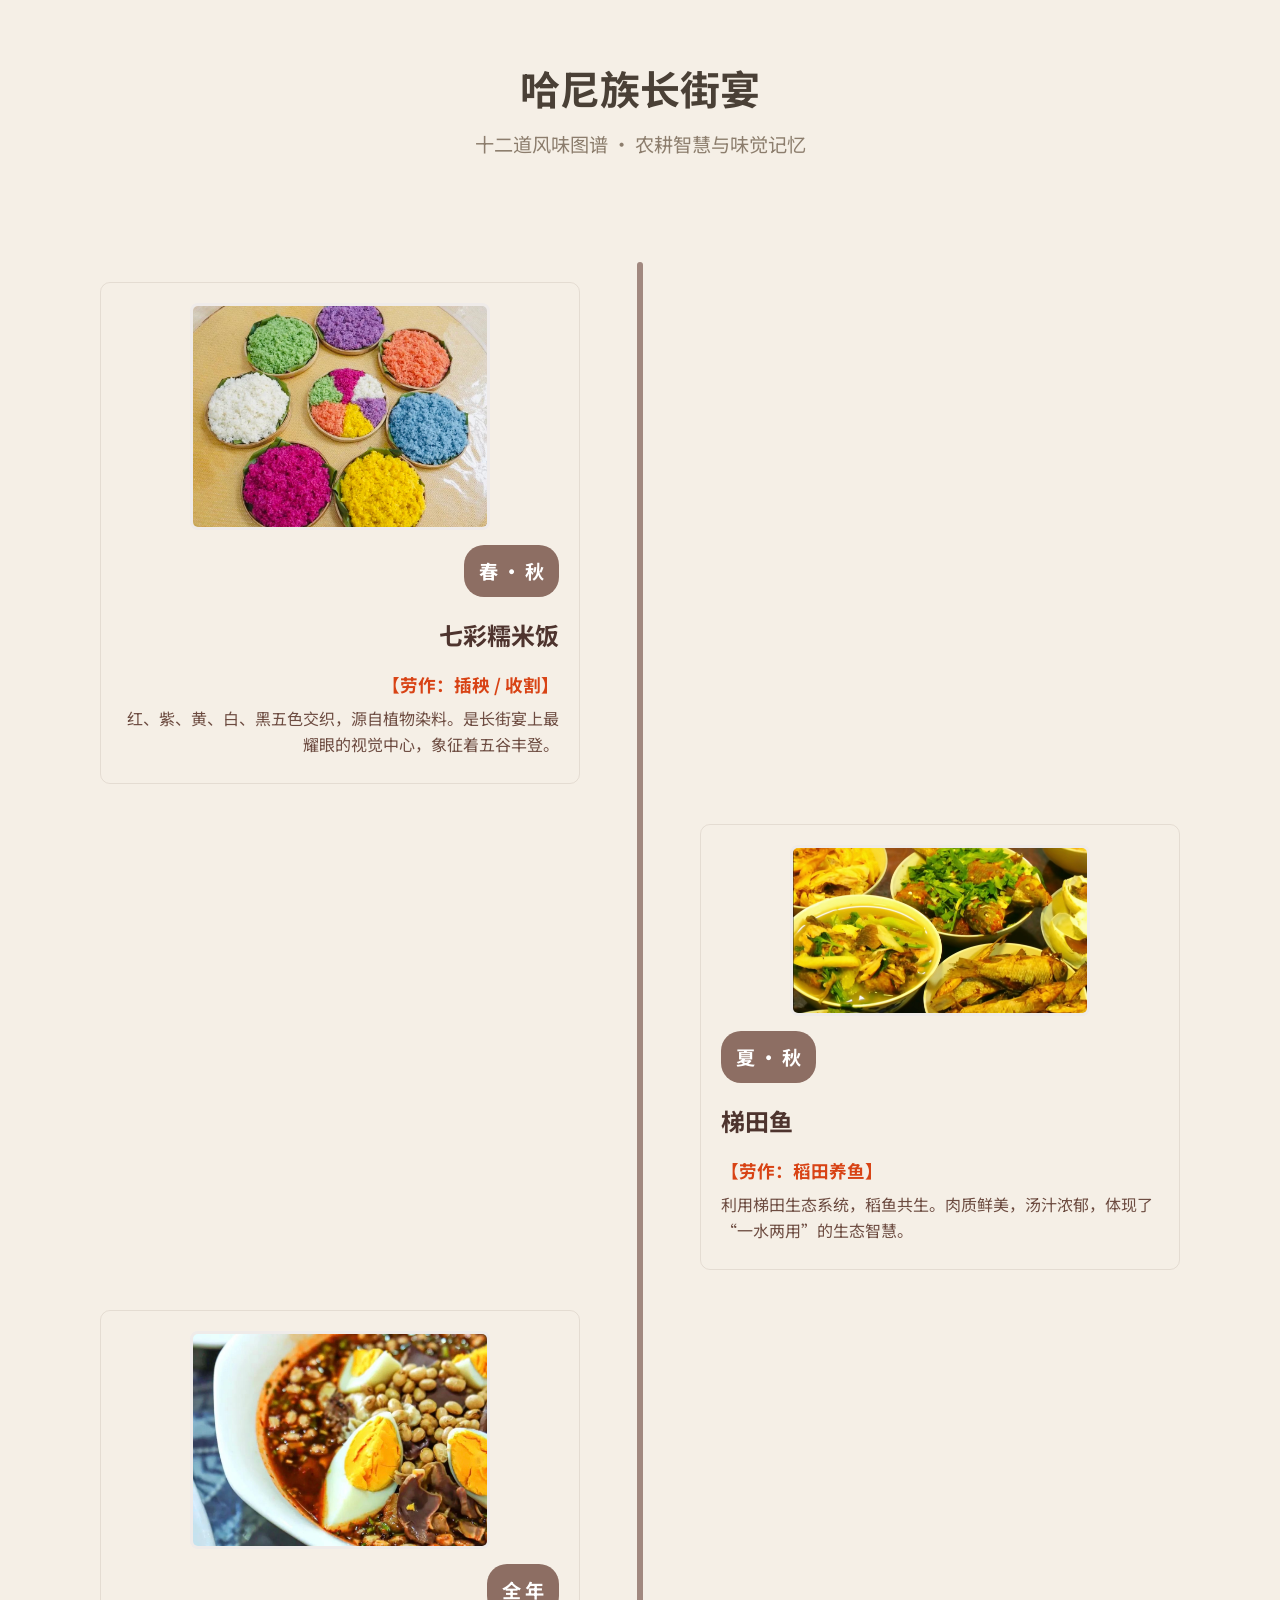
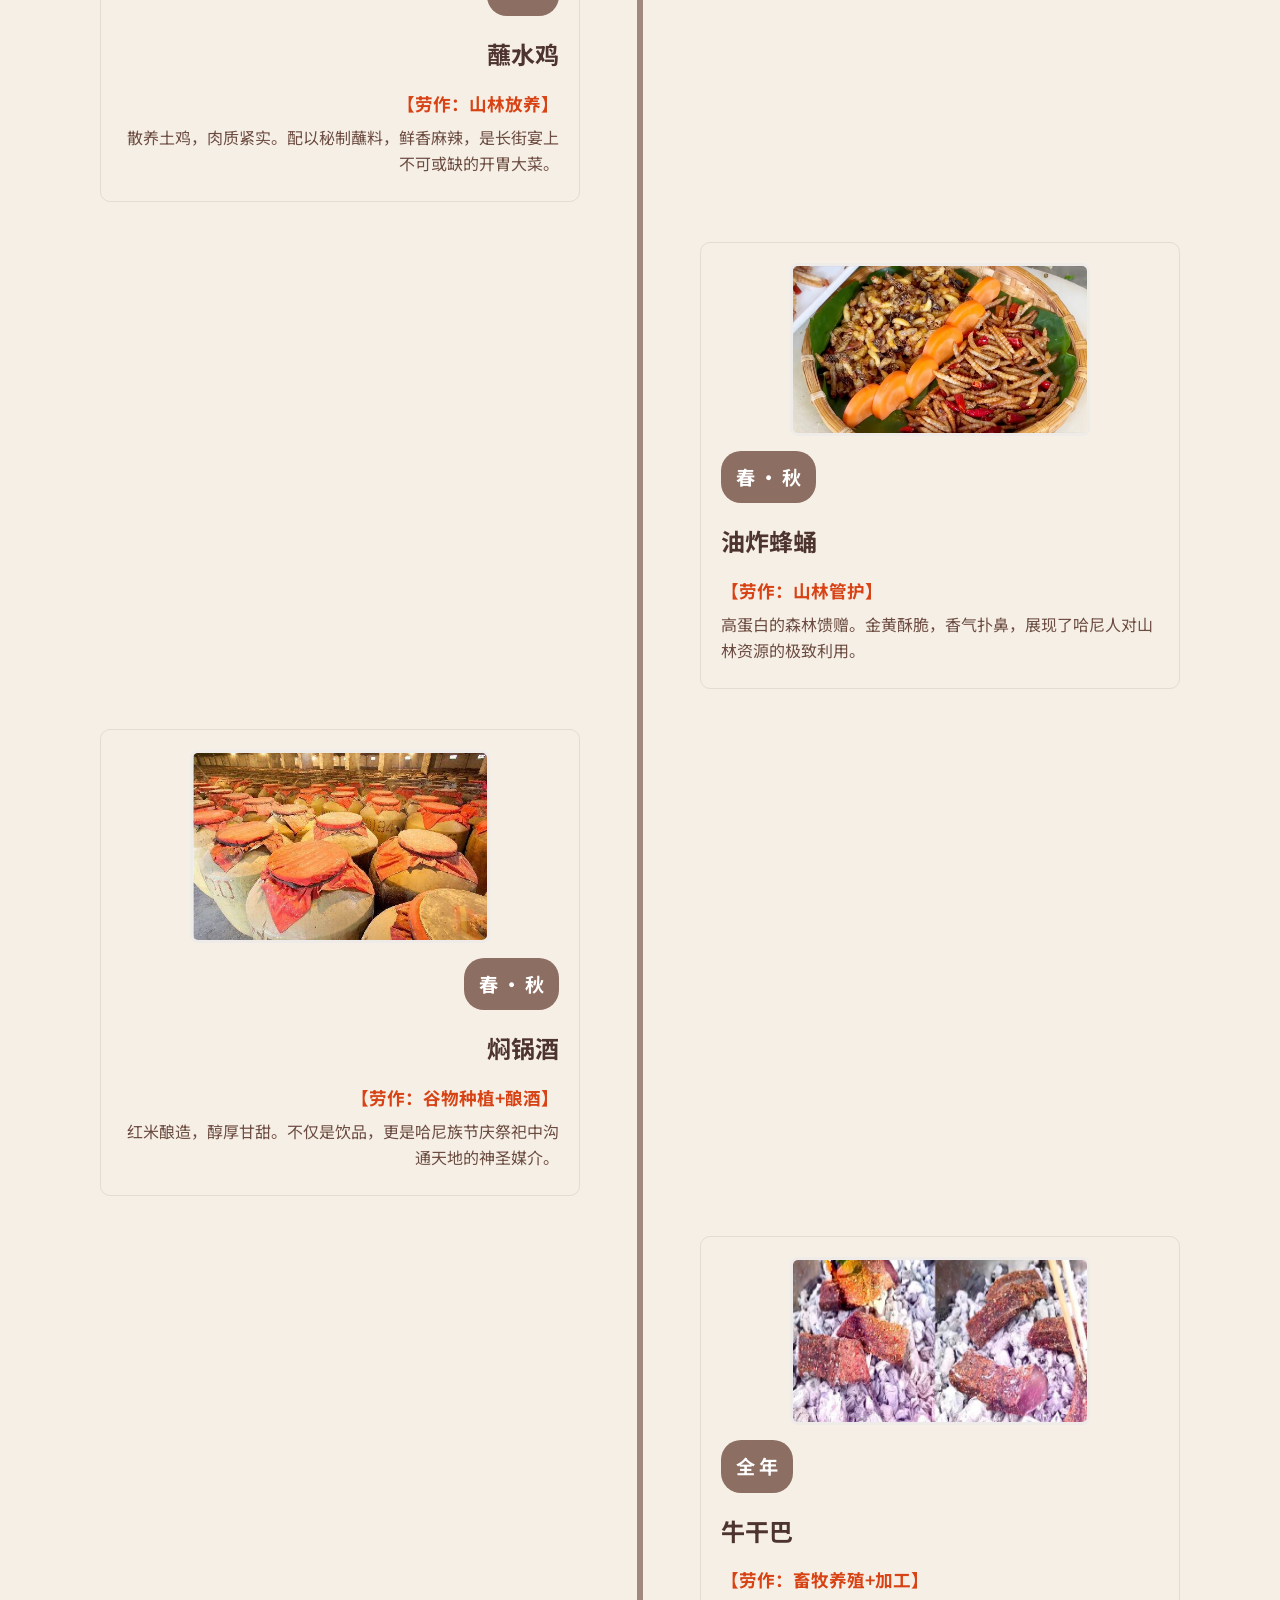
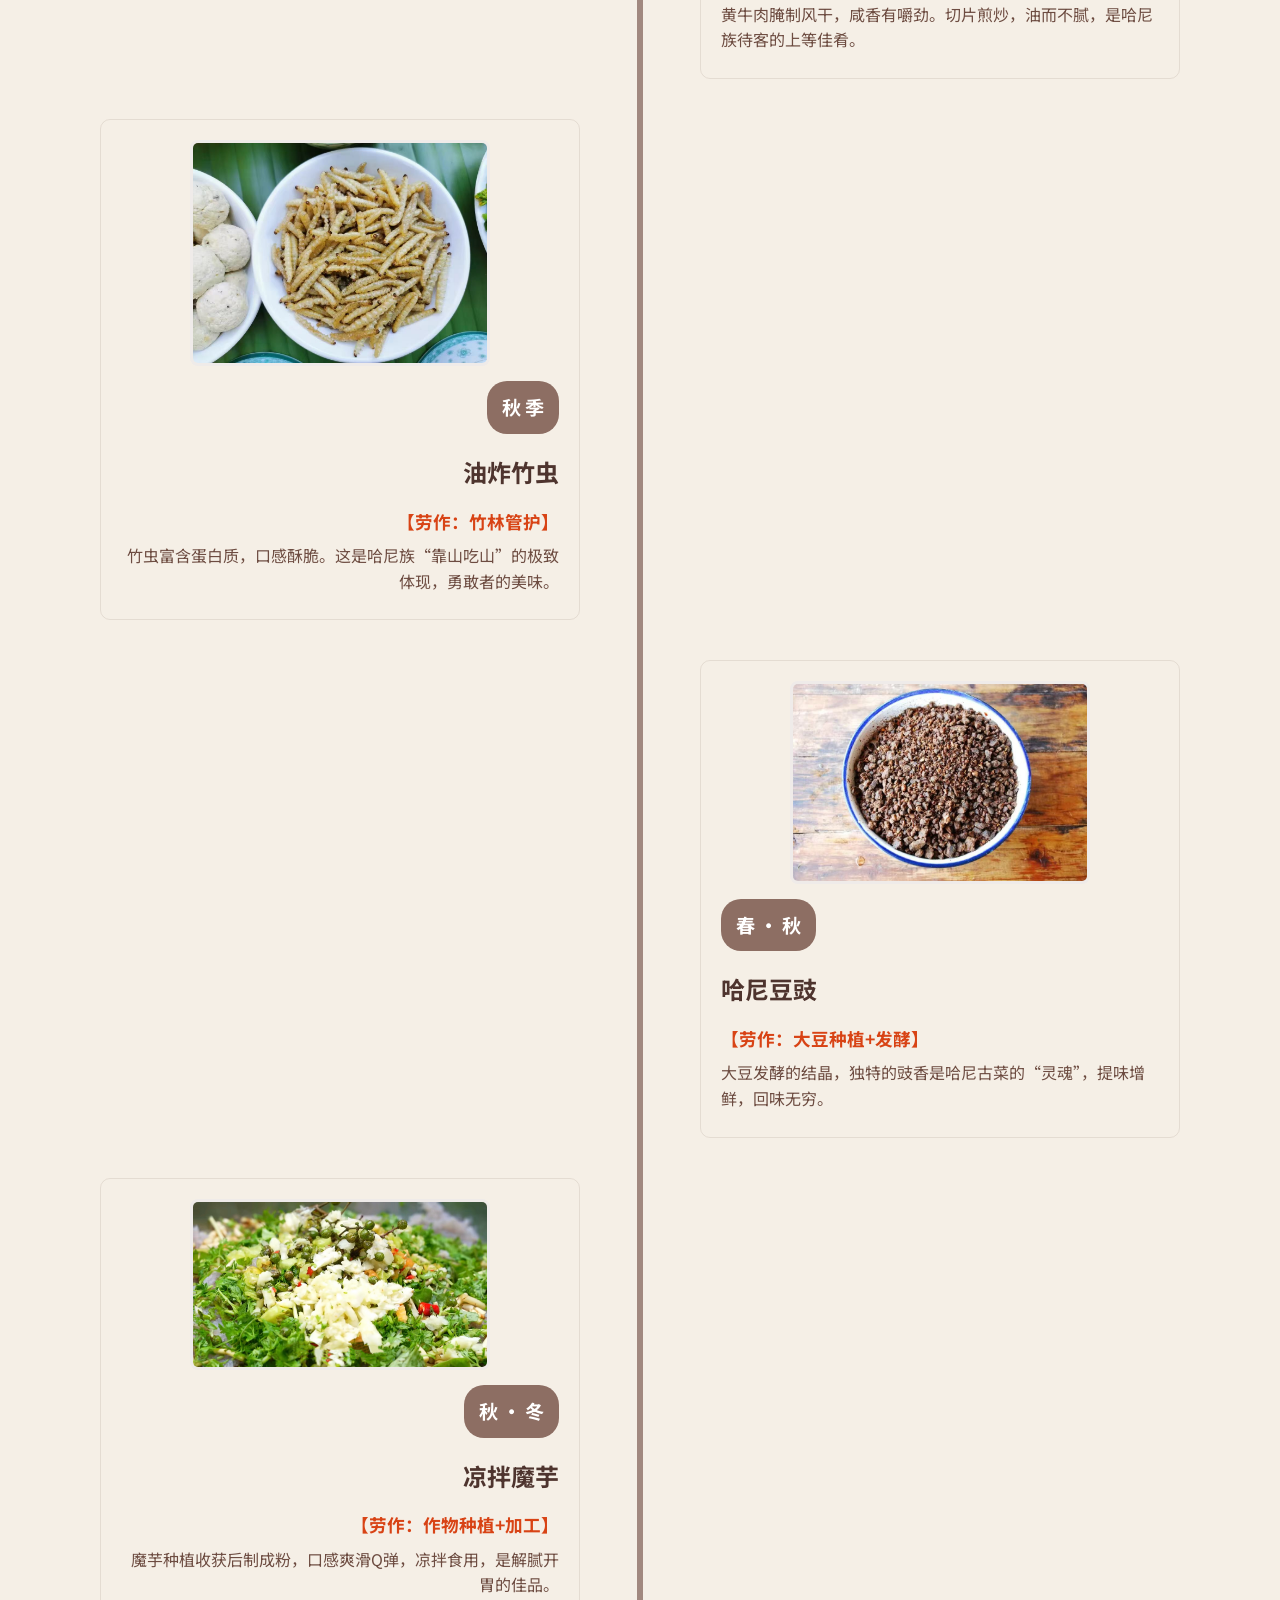
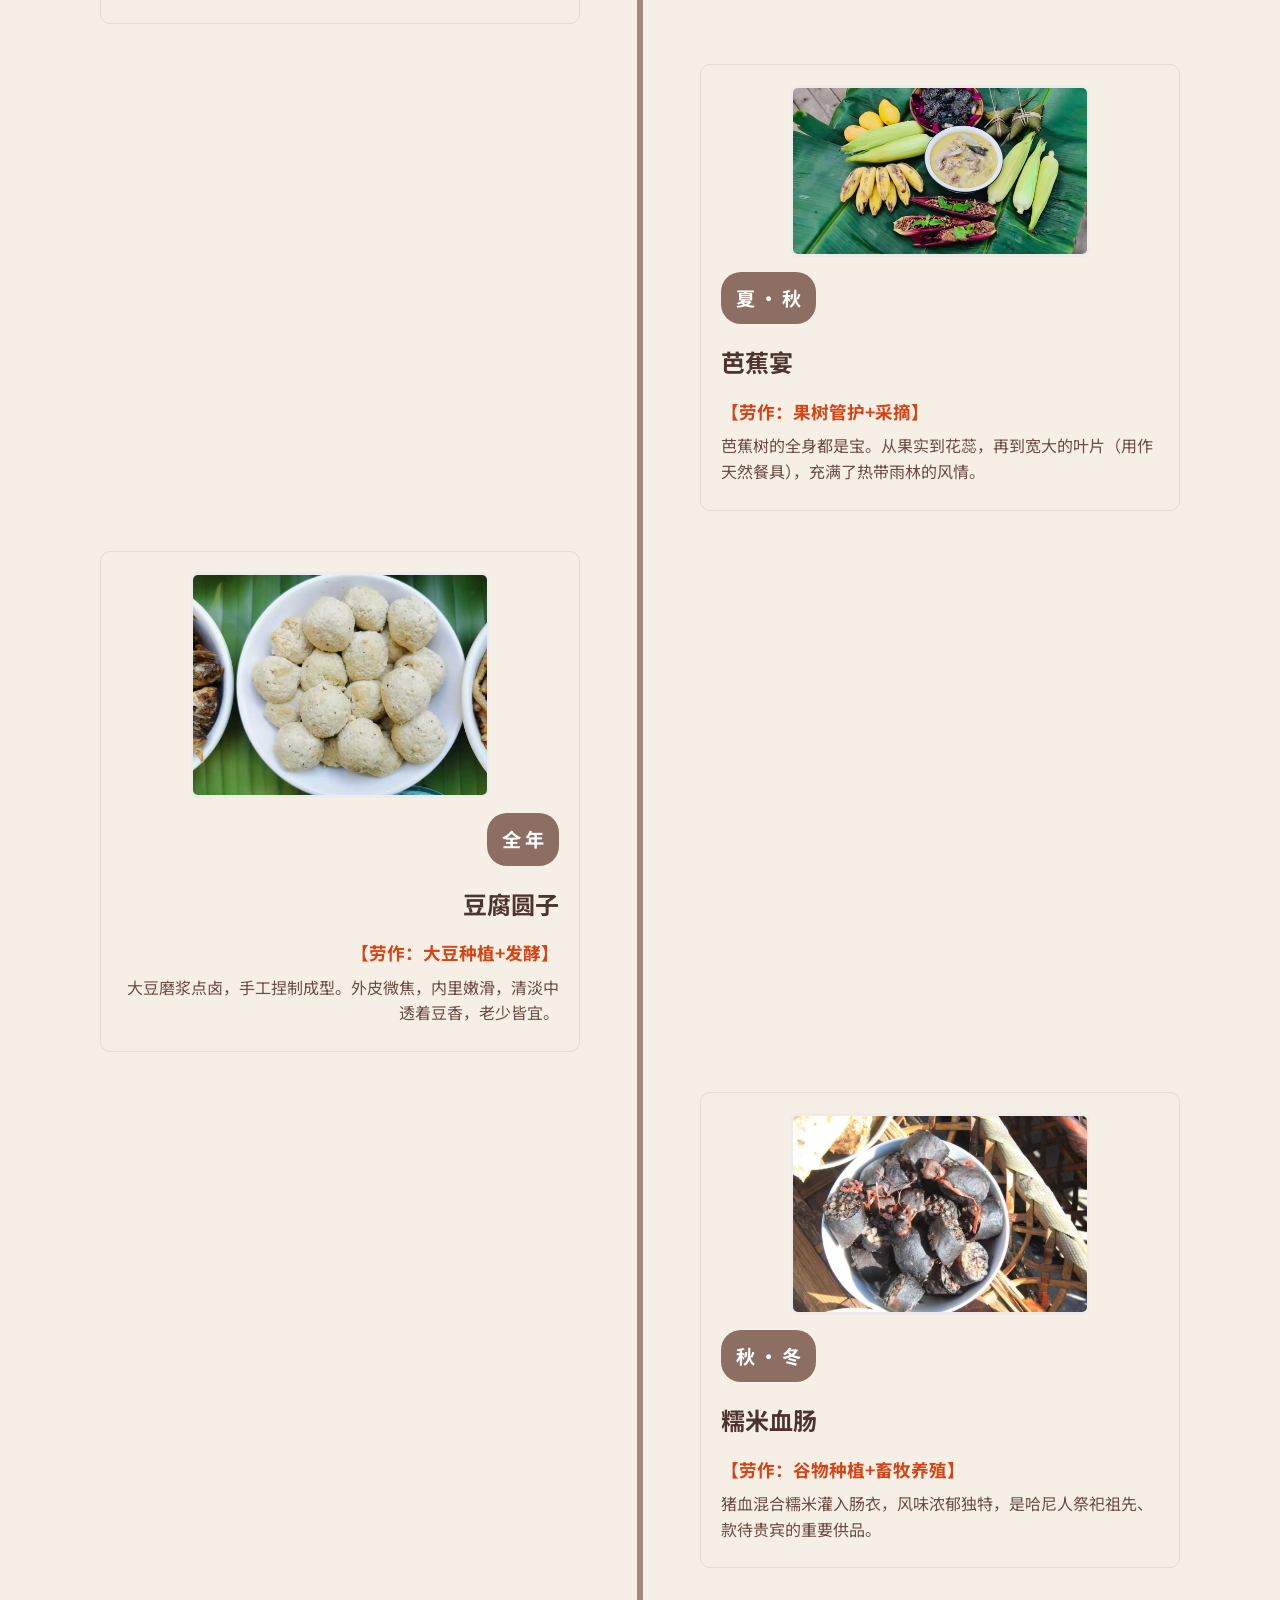
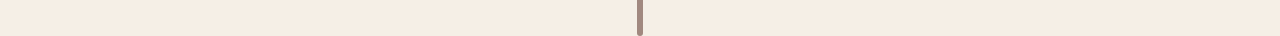
<file: embed-food.html>
<!DOCTYPE html>
<html lang="zh-CN">
<head>
<meta charset="UTF-8">
<meta name="viewport" content="width=device-width, initial-scale=1.0">
<title>长街宴 · 美食</title>
<link href="https://fonts.googleapis.com/css2?family=Noto+Sans+SC:wght@400;700;900&display=swap" rel="stylesheet">
<link rel="stylesheet" href="css/site.css">
<style>
*{margin:0;padding:0;box-sizing:border-box}
html,body{min-height:0!important;height:auto!important;overflow:visible!important;}
body{font-family:'PingFang SC','Noto Sans SC',sans-serif;color:#3d2b1f;background:#f5efe6!important}
.embed-pane{display:none}
.embed-pane.is-active{display:block}
/* taboo */
.taboo .container{max-width:1140px;margin:0 auto;padding:16px 20px 8px}
.taboo .hero{text-align:center;padding:20px 20px 24px;margin-bottom:20px}
.taboo .hero h1{font-size:2.8rem;font-weight:900;letter-spacing:5px}
.taboo .hero .tag{display:inline-block;margin-top:12px;background:#c4a574;color:#3d2b1f;padding:6px 28px;border-radius:999px;font-weight:700;font-size:.95rem}
.taboo .gates{display:flex;gap:28px}
.taboo .gate{flex:1;border-radius:24px;padding:22px 18px 28px;border:1px solid rgba(107,83,68,.12);transition:transform .25s,border-color .25s}
.taboo .gate:hover{transform:translateY(-6px);border-color:rgba(107,83,68,.22)}
.taboo .gate-l{border-top:8px solid #b5342c}
.taboo .gate-r{border-top:8px solid #357a42}
.taboo .gate-head{font-size:1.35rem;font-weight:900;display:flex;align-items:center;gap:8px;margin-bottom:18px;padding-bottom:10px;border-bottom:2px solid #e6dace}
.taboo .gate-l .gate-head{color:#b5342c}
.taboo .gate-r .gate-head{color:#357a42}
.taboo .fgrid{display:grid;grid-template-columns:repeat(3,1fr);gap:12px}
.taboo .fcard{position:relative;border-radius:16px;overflow:hidden;aspect-ratio:1/1;cursor:pointer;background:rgba(245,239,230,.5);transition:transform .2s,box-shadow .2s;box-shadow:0 4px 14px rgba(0,0,0,.06)}
.taboo .fcard:hover{transform:scale(1.04);box-shadow:0 8px 24px rgba(0,0,0,.12)}
.taboo .fcard img{width:100%;height:100%;object-fit:cover;display:block}
.taboo .fcard .mini{position:absolute;bottom:0;left:0;right:0;background:linear-gradient(transparent,rgba(0,0,0,.62));color:#fff;font-size:.72rem;padding:18px 6px 5px;text-align:center}
.taboo .fcard .tip{position:absolute;inset:0;background:rgba(30,20,10,.82);color:#ffe8c8;font-size:.78rem;display:flex;align-items:center;justify-content:center;padding:8px;text-align:center;opacity:0;transition:opacity .2s;border-radius:16px}
.taboo .fcard:hover .tip{opacity:1}
.taboo .quote{margin:28px 0 12px;background:rgba(245,239,230,.65);border-radius:40px 12px 40px 12px;padding:20px 24px;text-align:center;font-size:1.05rem}
.taboo .quote b{font-size:1.3rem}
.taboo footer{text-align:center;padding:16px 0 8px;font-size:.72rem;color:#786653;border-top:1px solid #dbcfbe;margin-top:20px}
/* twelve */
.twelve body,.twelve{color:#5c3d2e}
.twelve .header{text-align:center;padding:50px 20px;margin-bottom:50px;color:#4a4036}
.twelve .header h1{margin:0;font-size:2.5em}
.twelve .header p{font-size:1.2em;opacity:.85;color:#7a6a58}
.twelve .timeline-container{max-width:1200px;margin:0 auto;position:relative;padding:0 20px 48px}
.twelve .timeline-container::after{content:'';position:absolute;width:6px;background:#a1887f;top:0;bottom:0;left:50%;margin-left:-3px;border-radius:3px;z-index:1}
.twelve .timeline-item{padding:20px 40px;position:relative;width:50%;box-sizing:border-box}
.twelve .timeline-item.left{left:0;text-align:right;padding-right:60px}
.twelve .timeline-item.right{left:50%;text-align:left;padding-left:60px}
.twelve .year-tag{display:inline-block;background:#8d6e63;color:#fff;padding:8px 15px;border-radius:20px;font-weight:bold;font-size:1.2em;margin-bottom:15px}
.twelve .content-card{padding:20px;border-radius:10px;border:1px solid rgba(107,83,68,.12);transition:transform .3s,border-color .3s}
.twelve .content-card:hover{transform:translateY(-5px);border-color:rgba(107,83,68,.22)}
.twelve .content-card img{width:100%;max-width:300px;height:auto;border-radius:8px;display:block;margin:0 auto 15px;border:3px solid #efebe9}
.twelve .card-text h3{margin:0 0 10px;color:#4e342e;font-size:1.5em}
.twelve .card-text p{margin:5px 0;line-height:1.6;color:#6d4c41}
.twelve .season{font-weight:bold;color:#d84315;font-size:1.1em}
@media(max-width:680px){.taboo .gates{flex-direction:column}.taboo .hero h1{font-size:1.9rem}}
@media(max-width:768px){
  .twelve .timeline-container::after{left:30px}
  .twelve .timeline-item,.twelve .timeline-item.left,.twelve .timeline-item.right{width:100%;left:0;text-align:left;padding-left:70px;padding-right:25px}
}
</style>
</head>
<body>
<div id="embed-fit">

<div id="pane-taboo" class="embed-pane taboo">
<div class="container">
  <div class="hero">
    <h1>长街宴 · 信仰之味</h1>
    <div class="tag">🚫 禁忌不上席 &nbsp;&nbsp;｜&nbsp;&nbsp; ✅ 可上圣席</div>
  </div>
  <div class="gates">
    <div class="gate gate-l">
      <div class="gate-head">🚫 禁忌不上席</div>
      <div class="fgrid">
        <div class="fcard"><img src="image/长街宴美食板块所有图片/snail.jpg" alt="田螺"><span class="mini">田螺</span><div class="tip">淤泥环境<br>文化视为不洁</div></div>
        <div class="fcard"><img src="image/长街宴美食板块所有图片/eel.jpg" alt="黄鳝"><span class="mini">黄鳝</span><div class="tip">形态模糊<br>不合神圣秩序</div></div>
        <div class="fcard"><img src="image/长街宴美食板块所有图片/chicken.jpg" alt="家鸡"><span class="mini">家鸡</span><div class="tip">日常祭品<br>庄重性不足</div></div>
        <div class="fcard"><img src="image/长街宴美食板块所有图片/duck.jpg" alt="家鸭"><span class="mini">家鸭</span><div class="tip">日常家禽<br>不入寨神圣宴</div></div>
        <div class="fcard"><img src="image/长街宴美食板块所有图片/dog.jpg" alt="狗肉"><span class="mini">狗肉</span><div class="tip">驱鬼用途<br>排除于感恩祭</div></div>
        <div class="fcard"><img src="image/长街宴美食板块所有图片/pig.jpg" alt="家猪"><span class="mini">家猪</span><div class="tip">非祭祀龙猪<br>未被祝祷</div></div>
      </div>
    </div>
    <div class="gate gate-r">
      <div class="gate-head">✅ 可上圣席</div>
      <div class="fgrid">
        <div class="fcard"><img src="image/长街宴美食板块所有图片/partridge.jpg" alt="竹鸡"><span class="mini">竹鸡 / 山鸡</span><div class="tip">山林野性<br>寨神喜爱祭品</div></div>
        <div class="fcard"><img src="image/长街宴美食板块所有图片/fish.jpg" alt="梯田鱼"><span class="mini">梯田鱼</span><div class="tip">稻鱼共生<br>四素同构结晶</div></div>
        <div class="fcard"><img src="image/长街宴美食板块所有图片/bird.jpg" alt="鸟类"><span class="mini">鸟类</span><div class="tip">山林生长<br>自然馈赠</div></div>
        <div class="fcard"><img src="image/长街宴美食板块所有图片/bee-larva.jpg" alt="蜂蛹"><span class="mini">蜂蛹</span><div class="tip">悬崖采集<br>稀缺与勇气</div></div>
        <div class="fcard"><img src="image/长街宴美食板块所有图片/quail-egg.jpg" alt="鹌鹑蛋"><span class="mini">鹌鹑蛋</span><div class="tip">梯田环境<br>自然孕育</div></div>
        <div class="fcard"><img src="image/长街宴美食板块所有图片/mushroom.jpg" alt="野生菌"><span class="mini">野生菌</span><div class="tip">山林自生<br>自然珍品</div></div>
      </div>
    </div>
  </div>
  <div class="quote"><b>"唯有来自山林与梯田的『自然珍馐』<br>方具资格登上寨神圣宴。"</b></div>
  <footer>数据新闻大赛 · 哈尼族长街宴 · 信仰筛选模块</footer>
</div>
</div>

<div id="pane-twelve" class="embed-pane twelve">
  <div class="header"><h1>哈尼族长街宴</h1><p>十二道风味图谱 · 农耕智慧与味觉记忆</p></div>
  <div class="timeline-container">
    <div class="timeline-item left"><div class="content-card"><img src="image/长街宴美食板块所有图片/七彩糯米饭.jpg" alt="七彩糯米饭"><div class="card-text"><div class="year-tag">春 · 秋</div><h3>七彩糯米饭</h3><span class="season">【劳作：插秧 / 收割】</span><p>红、紫、黄、白、黑五色交织，源自植物染料。是长街宴上最耀眼的视觉中心，象征着五谷丰登。</p></div></div></div>
    <div class="timeline-item right"><div class="content-card"><img src="image/长街宴美食板块所有图片/梯田鱼.jpg" alt="梯田鱼"><div class="card-text"><div class="year-tag">夏 · 秋</div><h3>梯田鱼</h3><span class="season">【劳作：稻田养鱼】</span><p>利用梯田生态系统，稻鱼共生。肉质鲜美，汤汁浓郁，体现了“一水两用”的生态智慧。</p></div></div></div>
    <div class="timeline-item left"><div class="content-card"><img src="image/长街宴美食板块所有图片/zhan shui ji.png" alt="蘸水鸡"><div class="card-text"><div class="year-tag">全 年</div><h3>蘸水鸡</h3><span class="season">【劳作：山林放养】</span><p>散养土鸡，肉质紧实。配以秘制蘸料，鲜香麻辣，是长街宴上不可或缺的开胃大菜。</p></div></div></div>
    <div class="timeline-item right"><div class="content-card"><img src="image/长街宴美食板块所有图片/油炸蜂蛹.jpg" alt="油炸蜂蛹"><div class="card-text"><div class="year-tag">春 · 秋</div><h3>油炸蜂蛹</h3><span class="season">【劳作：山林管护】</span><p>高蛋白的森林馈赠。金黄酥脆，香气扑鼻，展现了哈尼人对山林资源的极致利用。</p></div></div></div>
    <div class="timeline-item left"><div class="content-card"><img src="image/长街宴美食板块所有图片/焖锅酒.jpg" alt="焖锅酒"><div class="card-text"><div class="year-tag">春 · 秋</div><h3>焖锅酒</h3><span class="season">【劳作：谷物种植+酿酒】</span><p>红米酿造，醇厚甘甜。不仅是饮品，更是哈尼族节庆祭祀中沟通天地的神圣媒介。</p></div></div></div>
    <div class="timeline-item right"><div class="content-card"><img src="image/长街宴美食板块所有图片/牛干巴.png" alt="牛干巴"><div class="card-text"><div class="year-tag">全 年</div><h3>牛干巴</h3><span class="season">【劳作：畜牧养殖+加工】</span><p>黄牛肉腌制风干，咸香有嚼劲。切片煎炒，油而不腻，是哈尼族待客的上等佳肴。</p></div></div></div>
    <div class="timeline-item left"><div class="content-card"><img src="image/长街宴美食板块所有图片/油炸竹虫.jpg" alt="油炸竹虫"><div class="card-text"><div class="year-tag">秋 季</div><h3>油炸竹虫</h3><span class="season">【劳作：竹林管护】</span><p>竹虫富含蛋白质，口感酥脆。这是哈尼族“靠山吃山”的极致体现，勇敢者的美味。</p></div></div></div>
    <div class="timeline-item right"><div class="content-card"><img src="image/长街宴美食板块所有图片/哈尼豆豉.jpg" alt="哈尼豆豉"><div class="card-text"><div class="year-tag">春 · 秋</div><h3>哈尼豆豉</h3><span class="season">【劳作：大豆种植+发酵】</span><p>大豆发酵的结晶，独特的豉香是哈尼古菜的“灵魂”，提味增鲜，回味无穷。</p></div></div></div>
    <div class="timeline-item left"><div class="content-card"><img src="image/长街宴美食板块所有图片/凉拌魔芋.jpg" alt="凉拌魔芋"><div class="card-text"><div class="year-tag">秋 · 冬</div><h3>凉拌魔芋</h3><span class="season">【劳作：作物种植+加工】</span><p>魔芋种植收获后制成粉，口感爽滑Q弹，凉拌食用，是解腻开胃的佳品。</p></div></div></div>
    <div class="timeline-item right"><div class="content-card"><img src="image/长街宴美食板块所有图片/芭蕉宴.jpg" alt="芭蕉宴"><div class="card-text"><div class="year-tag">夏 · 秋</div><h3>芭蕉宴</h3><span class="season">【劳作：果树管护+采摘】</span><p>芭蕉树的全身都是宝。从果实到花蕊，再到宽大的叶片（用作天然餐具），充满了热带雨林的风情。</p></div></div></div>
    <div class="timeline-item left"><div class="content-card"><img src="image/长街宴美食板块所有图片/豆腐圆子.jpg" alt="豆腐圆子"><div class="card-text"><div class="year-tag">全 年</div><h3>豆腐圆子</h3><span class="season">【劳作：大豆种植+发酵】</span><p>大豆磨浆点卤，手工捏制成型。外皮微焦，内里嫩滑，清淡中透着豆香，老少皆宜。</p></div></div></div>
    <div class="timeline-item right"><div class="content-card"><img src="image/长街宴美食板块所有图片/糯米血肠.jpg" alt="糯米血肠"><div class="card-text"><div class="year-tag">秋 · 冬</div><h3>糯米血肠</h3><span class="season">【劳作：谷物种植+畜牧养殖】</span><p>猪血混合糯米灌入肠衣，风味浓郁独特，是哈尼人祭祀祖先、款待贵宾的重要供品。</p></div></div></div>
  </div>
</div>

<script>
(function () {
  var view = (new URLSearchParams(location.search).get('view') || 'twelve').toLowerCase();
  var pane = document.getElementById(view === 'taboo' ? 'pane-taboo' : 'pane-twelve');
  if (pane) pane.classList.add('is-active');
  document.title = view === 'taboo' ? '长街宴 · 信仰筛选' : '哈尼族长街宴·十二道风味图谱';
})();
</script>
</div>
<script src="js/embed-child.js"></script>
</body>
</html>
</file>
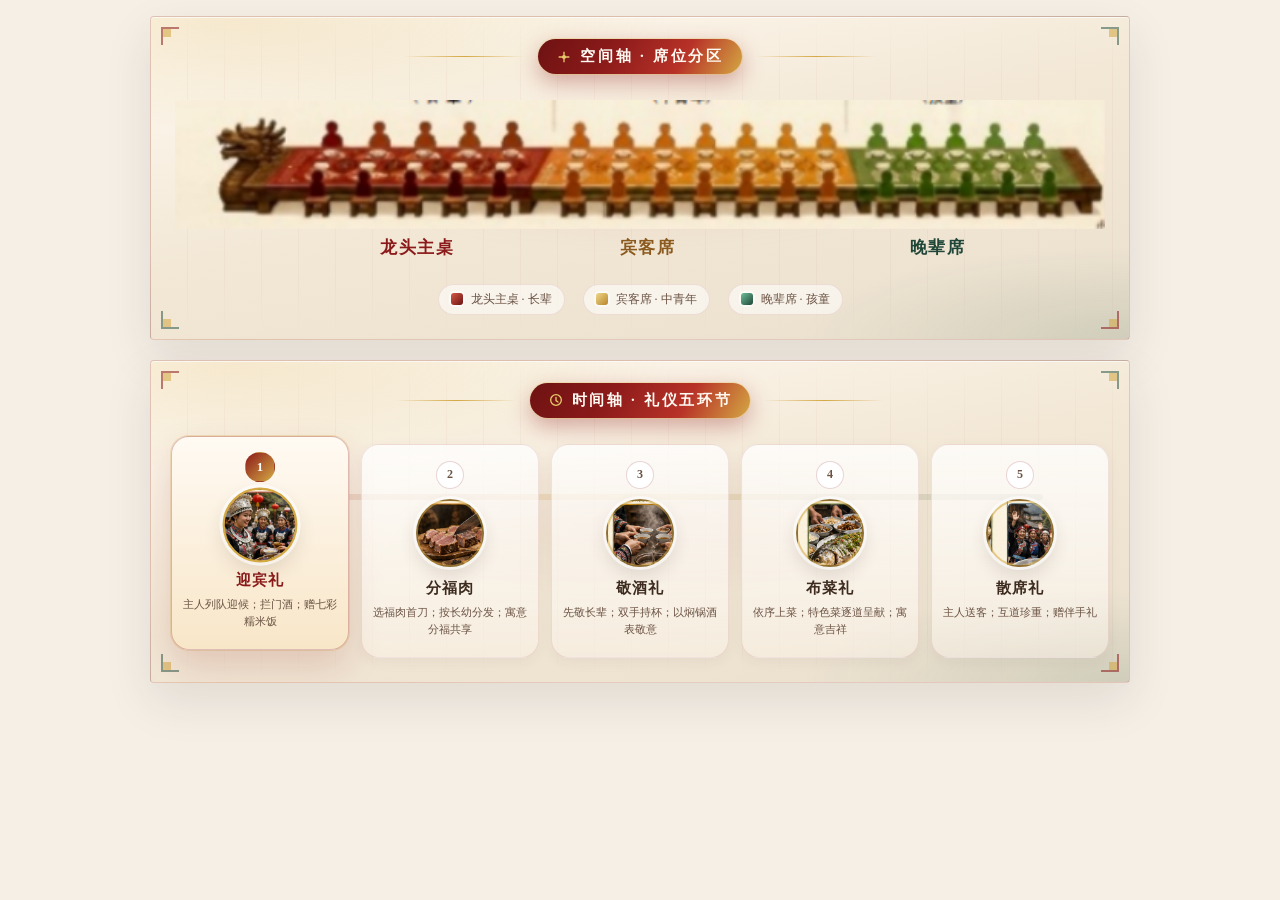
<file: 长街宴礼仪时空双轴图.html>
<!DOCTYPE html>
<html lang="zh-CN">
<head>
  <meta charset="UTF-8">
  <meta name="viewport" content="width=device-width, initial-scale=1.0">
  <title>长街宴礼仪流程·时空双轴图</title>
  <style>
    :root {
      --ink: #3d2b1f;
      --muted: #6b5344;
      --red: #8b1a1a;
      --red-bright: #b83228;
      --gold: #d4a843;
      --gold-light: #e8c96a;
      --jade: #2f5a4a;
      --jade-bright: #3f7a64;
      --cream: #fff8ef;
      --paper: #f5efe6;
    }

    html, body { background-color: #f5efe6 !important; height: auto !important; min-height: 0 !important; }

    * { box-sizing: border-box; margin: 0; padding: 0; }

    body {
      padding: 16px 12px 24px;
      background: transparent;
      color: var(--ink);
      font-family: 'Noto Serif SC', 'Songti SC', 'SimSun', serif;
      -webkit-font-smoothing: antialiased;
      overflow: hidden;
    }

    .stage {
      max-width: 980px;
      margin: 0 auto;
      display: grid;
      gap: 20px;
    }

    .card {
      position: relative;
      padding: 22px 20px 24px;
      border-radius: 4px;
      background:
        radial-gradient(ellipse 90% 70% at 8% 0%, rgba(212, 168, 67, 0.2), transparent 50%),
        radial-gradient(ellipse 70% 60% at 100% 100%, rgba(47, 90, 74, 0.14), transparent 48%),
        radial-gradient(ellipse 50% 40% at 50% 50%, rgba(139, 26, 26, 0.06), transparent 60%),
        linear-gradient(168deg, #fffaf2 0%, #f3e8d6 48%, #ebe0ce 100%);
      border: 1.5px solid rgba(139, 26, 26, 0.18);
      box-shadow:
        0 1px 0 rgba(255, 255, 255, 0.65) inset,
        0 18px 48px rgba(61, 43, 31, 0.1);
      overflow: hidden;
    }

    .card::before,
    .card::after {
      content: '';
      position: absolute;
      width: 48px;
      height: 48px;
      pointer-events: none;
      opacity: 0.55;
      background:
        linear-gradient(var(--red), var(--red)) top left / 18px 2px no-repeat,
        linear-gradient(var(--red), var(--red)) top left / 2px 18px no-repeat,
        linear-gradient(var(--gold), var(--gold)) top left / 10px 10px no-repeat;
    }
    .card::before { top: 10px; left: 10px; }
    .card::after {
      right: 10px; bottom: 10px;
      transform: rotate(180deg);
    }

    .corner-tr, .corner-bl {
      position: absolute;
      width: 48px;
      height: 48px;
      opacity: 0.55;
      pointer-events: none;
      background:
        linear-gradient(var(--jade), var(--jade)) top right / 18px 2px no-repeat,
        linear-gradient(var(--jade), var(--jade)) top right / 2px 18px no-repeat,
        linear-gradient(var(--gold), var(--gold)) top right / 10px 10px no-repeat;
    }
    .corner-tr { top: 10px; right: 10px; }
    .corner-bl { left: 10px; bottom: 10px; transform: rotate(180deg); }

    .card-ornament {
      position: absolute;
      inset: 0;
      pointer-events: none;
      background:
        repeating-linear-gradient(
          90deg,
          transparent 0 36px,
          rgba(139, 26, 26, 0.03) 36px 37px
        );
      mask-image: linear-gradient(180deg, transparent, #000 18%, #000 82%, transparent);
    }

    .head {
      position: relative;
      display: flex;
      align-items: center;
      justify-content: center;
      gap: 14px;
      margin-bottom: 18px;
    }

    .head__line {
      flex: 1;
      height: 1px;
      max-width: 120px;
      background: linear-gradient(90deg, transparent, var(--gold), transparent);
    }

    .head__badge {
      display: inline-flex;
      align-items: center;
      gap: 8px;
      padding: 8px 18px;
      border-radius: 999px;
      color: #fffaf2;
      font-size: 15px;
      font-weight: 700;
      letter-spacing: 0.18em;
      background:
        linear-gradient(120deg, #6e1212 0%, #8b1a1a 35%, #b83228 70%, #d4a843 100%);
      box-shadow:
        0 0 0 1px rgba(232, 201, 106, 0.35),
        0 8px 22px rgba(139, 26, 26, 0.35);
    }

    .head__badge svg {
      width: 16px;
      height: 16px;
      flex-shrink: 0;
    }

    /* ===== 空间轴 ===== */
    .banquet {
      position: relative;
      padding: 8px 4px 4px;
    }

    .banquet-svg {
      width: 100%;
      height: auto;
      display: block;
      overflow: visible;
    }

    .zone {
      cursor: pointer;
    }
    .zone .zone-overlay {
      fill: transparent;
      stroke: transparent;
      stroke-width: 2;
      transition: fill 0.35s ease, stroke 0.35s ease, opacity 0.35s ease;
    }
    .zone.is-dim .zone-overlay {
      fill: rgba(245, 239, 230, 0.52);
      opacity: 1;
    }
    .zone.is-active .zone-overlay {
      fill: rgba(255, 215, 0, 0.16);
      stroke: rgba(212, 168, 67, 0.85);
      opacity: 1;
    }

    .zone-label {
      font-family: 'Noto Serif SC', serif;
      font-size: 11px;
      font-weight: 700;
      letter-spacing: 0.1em;
      pointer-events: none;
    }

    .legend-row {
      display: flex;
      flex-wrap: wrap;
      justify-content: center;
      gap: 10px 18px;
      margin-top: 14px;
      position: relative;
      z-index: 1;
    }

    .legend-pill {
      display: inline-flex;
      align-items: center;
      gap: 8px;
      padding: 6px 12px;
      border-radius: 999px;
      font-size: 12px;
      color: var(--muted);
      background: rgba(255, 255, 255, 0.55);
      border: 1px solid rgba(139, 26, 26, 0.1);
    }

    .legend-pill b {
      width: 12px;
      height: 12px;
      border-radius: 3px;
      display: inline-block;
      box-shadow: 0 0 0 2px rgba(255,255,255,0.6);
    }

    /* ===== 时间轴 ===== */
    .timeline {
      position: relative;
      display: grid;
      grid-template-columns: repeat(5, 1fr);
      gap: 12px;
      padding-top: 8px;
    }

    .rail {
      position: absolute;
      top: 58px;
      left: 7%;
      right: 7%;
      height: 6px;
      border-radius: 999px;
      background: linear-gradient(90deg,
        rgba(139, 26, 26, 0.12),
        rgba(212, 168, 67, 0.18),
        rgba(47, 90, 74, 0.14));
      z-index: 0;
      overflow: hidden;
    }

    .rail__fill {
      height: 100%;
      width: 0;
      border-radius: inherit;
      background: linear-gradient(90deg, #8b1a1a, #d4a843, #2f5a4a);
      box-shadow: 0 0 16px rgba(212, 168, 67, 0.65);
      transition: width 0.8s cubic-bezier(0.22, 1, 0.36, 1);
      position: relative;
    }

    .rail__fill::after {
      content: '';
      position: absolute;
      right: -2px;
      top: 50%;
      width: 12px;
      height: 12px;
      border-radius: 50%;
      transform: translateY(-50%);
      background: radial-gradient(circle at 35% 35%, #fff, var(--gold-light) 45%, var(--red));
      box-shadow: 0 0 12px rgba(212, 168, 67, 0.8);
    }

    .step {
      position: relative;
      z-index: 2;
      border: none;
      background:
        linear-gradient(180deg, rgba(255,255,255,0.78), rgba(255,248,239,0.42));
      padding: 16px 10px 18px;
      border-radius: 18px;
      cursor: pointer;
      text-align: center;
      font-family: inherit;
      color: inherit;
      border: 1px solid rgba(139, 26, 26, 0.1);
      box-shadow: 0 4px 14px rgba(61, 43, 31, 0.05);
      transition: transform 0.4s cubic-bezier(0.22,1,0.36,1), box-shadow 0.4s, border-color 0.4s, background 0.4s;
    }

    .step:hover { transform: translateY(-4px); border-color: rgba(212, 168, 67, 0.4); }

    .step__num {
      width: 28px;
      height: 28px;
      margin: 0 auto 10px;
      border-radius: 50%;
      display: grid;
      place-items: center;
      font-size: 12px;
      font-weight: 700;
      color: var(--muted);
      background: #fff;
      border: 1.5px solid rgba(139, 26, 26, 0.18);
      transition: 0.35s ease;
    }

    .step__icon-wrap {
      width: 64px;
      height: 64px;
      margin: 0 auto 12px;
      border-radius: 20px;
      display: grid;
      place-items: center;
      position: relative;
      background: linear-gradient(145deg, #fff, #f0e2cc);
      border: 1.5px solid rgba(212, 168, 67, 0.35);
      box-shadow:
        inset 0 1px 0 rgba(255,255,255,0.9),
        0 8px 18px rgba(61, 43, 31, 0.08);
      transition: 0.4s ease;
    }

    
    .step__photo {
      width: 68px;
      height: 68px;
      margin: 0 auto 12px;
      border-radius: 50%;
      overflow: hidden;
      border: 2.5px solid rgba(212, 168, 67, 0.55);
      box-shadow:
        0 0 0 3px rgba(255,255,255,0.65),
        0 8px 18px rgba(61, 43, 31, 0.14);
      background: #3d2b1f center/cover no-repeat;
      transition: 0.4s ease;
    }
    .step.is-active .step__photo {
      transform: scale(1.1);
      border-color: #d4a843;
      animation: iconAura 1.8s ease-in-out infinite;
    }

    .step__icon-wrap svg {
      width: 34px;
      height: 34px;
    }

    .step__title {
      font-size: 15px;
      font-weight: 700;
      letter-spacing: 0.08em;
      margin-bottom: 6px;
      color: var(--ink);
    }

    .step__desc {
      font-size: 11px;
      line-height: 1.55;
      color: var(--muted);
      min-height: 3.2em;
    }

    .step.is-active {
      transform: translateY(-8px);
      background: linear-gradient(180deg, #fffaf3, #f8e6c8);
      border-color: rgba(139, 26, 26, 0.28);
      box-shadow:
        0 16px 36px rgba(139, 26, 26, 0.16),
        0 0 0 1px rgba(212, 168, 67, 0.25);
    }

    .step.is-active .step__num {
      color: #fff;
      background: linear-gradient(135deg, #8b1a1a, #d4a843);
      border-color: transparent;
      transform: scale(1.08);
    }

    .step.is-active .step__icon-wrap {
      transform: scale(1.08);
      animation: iconAura 1.8s ease-in-out infinite;
    }

    .step.is-active .step__title { color: var(--red); }

    .step[data-tone="gold"] .step__icon-wrap { background: linear-gradient(145deg, #fff3d4, #e8c96a); }
    .step[data-tone="red"] .step__icon-wrap { background: linear-gradient(145deg, #ffd8d0, #d46a5a); }
    .step[data-tone="blue"] .step__icon-wrap { background: linear-gradient(145deg, #dce8ff, #7a98c8); }
    .step[data-tone="jade"] .step__icon-wrap { background: linear-gradient(145deg, #d5f0e4, #5aa888); }
    .step[data-tone="plum"] .step__icon-wrap { background: linear-gradient(145deg, #f5dceb, #c48ab0); }

    @keyframes iconAura {
      0%, 100% { box-shadow: 0 0 0 0 rgba(212, 168, 67, 0.45), 0 8px 18px rgba(61,43,31,0.08); }
      50% { box-shadow: 0 0 0 12px rgba(212, 168, 67, 0), 0 12px 24px rgba(139,26,26,0.15); }
    }

    .tooltip {
      position: fixed;
      z-index: 99;
      max-width: 260px;
      padding: 14px 16px;
      background: linear-gradient(160deg, #fffaf3, #f3e2c8);
      border-radius: 14px;
      border: 1px solid rgba(139, 26, 26, 0.2);
      box-shadow: 0 16px 40px rgba(61, 43, 31, 0.18);
      font-size: 13px;
      line-height: 1.55;
      pointer-events: none;
      opacity: 0;
      transform: translateY(8px) scale(0.96);
      transition: 0.25s ease;
    }
    .tooltip.is-visible { opacity: 1; transform: none; }
    .tooltip strong {
      display: block;
      margin-bottom: 4px;
      color: var(--red);
      letter-spacing: 0.06em;
    }

    @media (max-width: 720px) {
      .timeline { grid-template-columns: 1fr; gap: 12px; }
      .rail { display: none; }
      .step {
        display: grid;
        grid-template-columns: 64px 1fr;
        gap: 6px 14px;
        text-align: left;
        align-items: center;
      }
      .step__num { grid-row: 1 / span 2; margin: 0; align-self: start; }
      .step__icon-wrap { grid-column: 1; grid-row: 1 / span 2; margin: 0; width: 56px; height: 56px; }
      .step__num { display: none; }
    }
  </style>
</head>
<body>
<div id="embed-fit">
  <div class="stage">
    <!-- 空间轴 -->
    <section class="card" aria-label="空间轴·席位分区">
      <span class="corner-tr"></span>
      <span class="corner-bl"></span>
      <div class="card-ornament"></div>
      <div class="head">
        <span class="head__line"></span>
        <span class="head__badge">
          <svg viewBox="0 0 24 24" fill="none"><path d="M4 12h16M12 4v16" stroke="#e8c96a" stroke-width="2"/><circle cx="12" cy="12" r="3" fill="#e8c96a"/></svg>
          空间轴 · 席位分区
        </span>
        <span class="head__line"></span>
      </div>

      <div class="banquet">
        <svg class="banquet-svg" viewBox="0 0 606 108" role="img" aria-label="长街宴龙舟席位示意" xmlns="http://www.w3.org/2000/svg" xmlns:xlink="http://www.w3.org/1999/xlink">
          <image href="image/礼仪/dragon-boat-banquet.png" xlink:href="image/礼仪/dragon-boat-banquet.png" x="0" y="0" width="606" height="84" preserveAspectRatio="xMidYMid meet"/>

          <g class="zone" data-zone="red" data-tip="龙头主桌（红）|长辈居首，桌首设龙首木雕，象征尊长与福源">
            <rect class="zone-overlay" x="92" y="16" width="132" height="58" rx="4"/>
            <text class="zone-label" x="158" y="100" text-anchor="middle" fill="#8b1a1a">龙头主桌</text>
          </g>
          <g class="zone" data-zone="gold" data-tip="宾客席（金）|中青年宾客就座，宴席主体与交流核心">
            <rect class="zone-overlay" x="224" y="16" width="168" height="58" rx="4"/>
            <text class="zone-label" x="308" y="100" text-anchor="middle" fill="#8b5a1e">宾客席</text>
          </g>
          <g class="zone" data-zone="jade" data-tip="晚辈席（青）|孩童与晚辈就座，承接福气与传承">
            <rect class="zone-overlay" x="392" y="16" width="210" height="58" rx="4"/>
            <text class="zone-label" x="497" y="100" text-anchor="middle" fill="#1f4638">晚辈席</text>
          </g>
        </svg>
      </div>

      <div class="legend-row">
        <span class="legend-pill"><b style="background:linear-gradient(135deg,#d45a48,#6e1212)"></b>龙头主桌 · 长辈</span>
        <span class="legend-pill"><b style="background:linear-gradient(135deg,#f0d78a,#b8862a)"></b>宾客席 · 中青年</span>
        <span class="legend-pill"><b style="background:linear-gradient(135deg,#6fbf9a,#1f4638)"></b>晚辈席 · 孩童</span>
      </div>
    </section>

    <!-- 时间轴 -->
    <section class="card" aria-label="时间轴·礼仪五环节">
      <span class="corner-tr"></span>
      <span class="corner-bl"></span>
      <div class="card-ornament"></div>
      <div class="head">
        <span class="head__line"></span>
        <span class="head__badge">
          <svg viewBox="0 0 24 24" fill="none"><circle cx="12" cy="12" r="8" stroke="#e8c96a" stroke-width="2"/><path d="M12 8v5l3 2" stroke="#e8c96a" stroke-width="2" stroke-linecap="round"/></svg>
          时间轴 · 礼仪五环节
        </span>
        <span class="head__line"></span>
      </div>

      <div class="timeline" id="timeline">
        <div class="rail"><div class="rail__fill" id="rail-fill"></div></div>
      </div>
    </section>
  </div>

  <div class="tooltip" id="tooltip" role="tooltip" hidden></div>

  <script>
    var STEPS = [
      { title: '迎宾礼', photo: 'image/礼仪/welcome.jpg', tone: 'gold', desc: '主人列队迎候；拦门酒；赠七彩糯米饭' },
      { title: '分福肉', photo: 'image/礼仪/meat.png', tone: 'red', desc: '选福肉首刀；按长幼分发；寓意分福共享' },
      { title: '敬酒礼', photo: 'image/礼仪/wine.jpg', tone: 'blue', desc: '先敬长辈；双手持杯；以焖锅酒表敬意' },
      { title: '布菜礼', photo: 'image/礼仪/fish.jpg', tone: 'jade', desc: '依序上菜；特色菜逐道呈献；寓意吉祥' },
      { title: '散席礼', photo: 'image/礼仪/farewell.jpg', tone: 'plum', desc: '主人送客；互道珍重；赠伴手礼' }
    ];

    var timeline = document.getElementById('timeline');
    var railFill = document.getElementById('rail-fill');
    var tooltip = document.getElementById('tooltip');
    var activeStep = 0;
    var autoTimer;

    STEPS.forEach(function (step, index) {
      var btn = document.createElement('button');
      btn.type = 'button';
      btn.className = 'step' + (index === 0 ? ' is-active' : '');
      btn.dataset.index = index;
      btn.dataset.tone = step.tone;
      btn.innerHTML =
        '<div class="step__num">' + (index + 1) + '</div>' +
        '<div class="step__photo" style="background-image:url(\'' + step.photo + '\')"></div>' +
        '<div class="step__title">' + step.title + '</div>' +
        '<div class="step__desc">' + step.desc + '</div>';
      btn.addEventListener('click', function () { setStep(index, true); });
      timeline.appendChild(btn);
    });

    function setStep(index, pauseAuto) {
      activeStep = index;
      timeline.querySelectorAll('.step').forEach(function (el, i) {
        el.classList.toggle('is-active', i === index);
      });
      railFill.style.width = (index / (STEPS.length - 1) * 100) + '%';
      if (pauseAuto) resetAuto();
    }

    function resetAuto() {
      clearInterval(autoTimer);
      autoTimer = setInterval(function () {
        setStep((activeStep + 1) % STEPS.length, false);
      }, 2800);
    }

    function showTip(html, x, y) {
      tooltip.innerHTML = html;
      tooltip.hidden = false;
      tooltip.classList.add('is-visible');
      var rect = tooltip.getBoundingClientRect();
      tooltip.style.left = Math.min(x + 14, window.innerWidth - rect.width - 12) + 'px';
      tooltip.style.top = Math.max(y - rect.height - 14, 8) + 'px';
    }

    function hideTip() {
      tooltip.classList.remove('is-visible');
      tooltip.hidden = true;
    }

    document.querySelectorAll('.zone').forEach(function (zone) {
      zone.addEventListener('mouseenter', function (e) {
        document.querySelectorAll('.zone').forEach(function (z) {
          z.classList.toggle('is-dim', z !== zone);
          z.classList.toggle('is-active', z === zone);
        });
        var parts = (zone.dataset.tip || '').split('|');
        showTip('<strong>' + parts[0] + '</strong>' + (parts[1] || ''), e.clientX, e.clientY);
      });
      zone.addEventListener('mousemove', function (e) {
        if (!tooltip.hidden) showTip(tooltip.innerHTML, e.clientX, e.clientY);
      });
      zone.addEventListener('mouseleave', function () {
        document.querySelectorAll('.zone').forEach(function (z) {
          z.classList.remove('is-dim', 'is-active');
        });
        hideTip();
      });
    });

    setStep(0, false);
    resetAuto();
  </script>
</div>
  <script src="js/embed-child.js"></script>
</body>
</html>
</file>
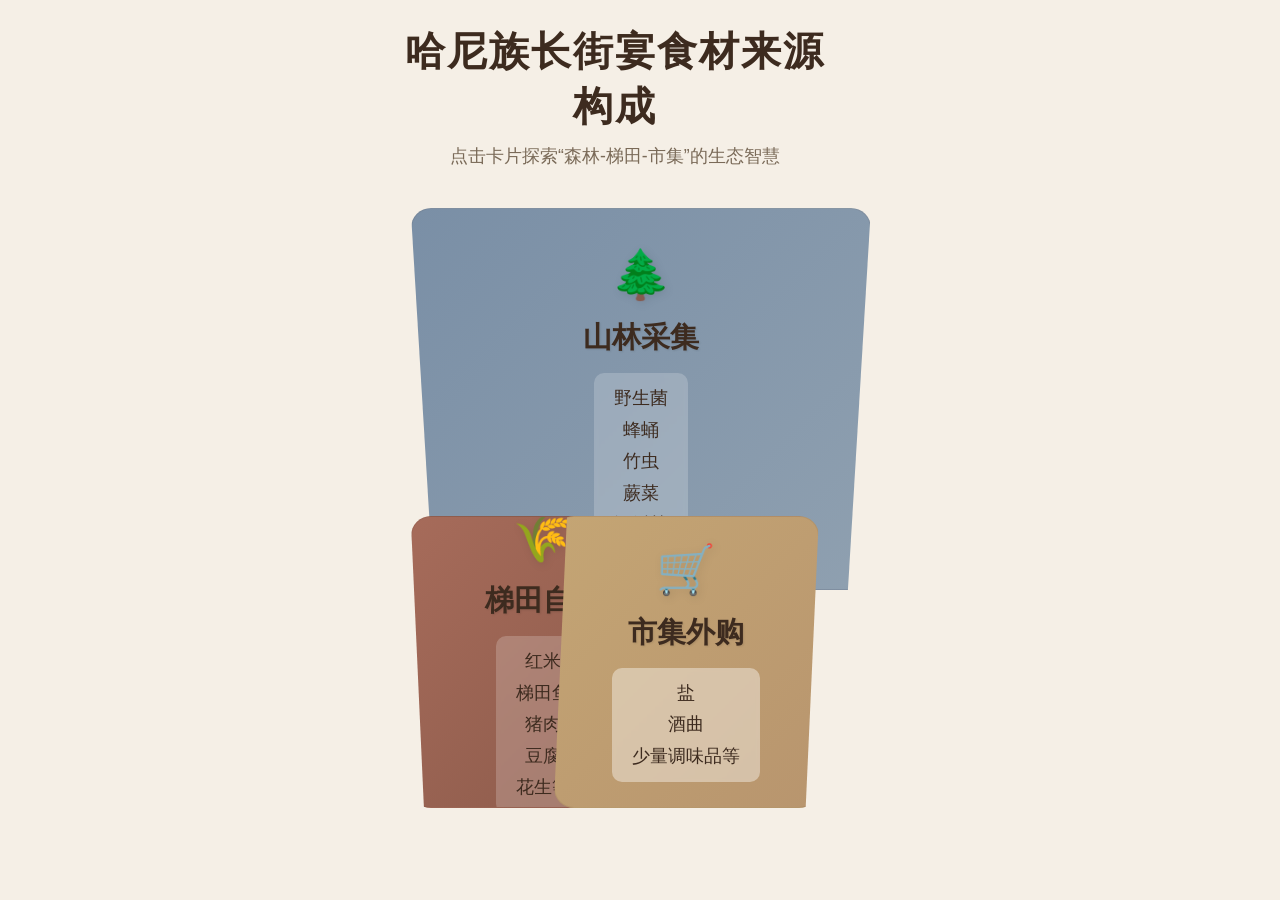
<file: 长街宴食材来源构成.html>
<!DOCTYPE html>
<html lang="zh-CN">
<head>
    <meta charset="UTF-8">
    <meta name="viewport" content="width=device-width, initial-scale=1.0">
    <title>哈尼族长街宴食材构成 - 高级交互版</title>
    <style>
        html, body { background-color: #f5efe6 !important; height: auto !important; min-height: 0 !important; }
        :root {
            --mountain-color: #7a8fa6;
            --terrace-color: #a66b5a;
            --market-color: #c4a574;
            --dark-text: #3d2b1f;
            --light-text: #f5efe6;
        }

        body {
            margin: 0;
            padding: 24px 0 32px;
            font-family: 'PingFang SC', 'Microsoft YaHei', sans-serif;
            display: flex;
            justify-content: center;
            align-items: flex-start;
            min-height: 0;
            overflow: hidden;
        }

        .bg-decoration {
            display: none;
        }

        .container {
            position: relative;
            z-index: 1;
            width: 90%;
            max-width: 900px;
            text-align: center;
        }

        .header {
            margin-bottom: 40px;
        }

        .header h1 {
            font-size: 2.5rem;
            color: var(--dark-text);
            margin: 0;
            letter-spacing: 2px;
            text-shadow: none;
        }

        .header p.subtitle {
            color: #7a6a58;
            margin-top: 10px;
            font-size: 1.1rem;
        }

        /* 核心布局：绝对定位模拟拼图 */
        .diagram-container {
            position: relative;
            width: 100%;
            height: 600px;
            margin: 0 auto;
        }

        .card {
            position: absolute;
            border-radius: 20px;
            padding: 25px;
            color: var(--dark-text);
            box-shadow: none;
            transition: all 0.4s cubic-bezier(0.25, 0.8, 0.25, 1);
            cursor: pointer;
            overflow: hidden;
            display: flex;
            flex-direction: column;
            justify-content: center;
            align-items: center;
            text-align: center;
            border: 1px solid rgba(61, 43, 31, 0.08);
        }

        /* 悬浮玻璃态效果 */
        .card::before {
            content: '';
            position: absolute;
            top: 0;
            left: 0;
            right: 0;
            bottom: 0;
            background: linear-gradient(135deg, rgba(255,255,255,0.2) 0%, rgba(255,255,255,0) 50%);
            backdrop-filter: blur(5px);
            z-index: 1;
            opacity: 0;
            transition: opacity 0.3s;
        }

        .card:hover::before {
            opacity: 1;
        }

        .card:hover {
            transform: translateY(-10px) scale(1.02);
            box-shadow: 0 12px 24px rgba(61, 43, 31, 0.1);
        }

        /* 各个区块的位置和大小 */
        .card-mountain {
            top: 0;
            left: 5%;
            width: 90%;
            height: 55%;
            background: linear-gradient(135deg, var(--mountain-color) 0%, #8fa0b0 100%);
            z-index: 10;
            clip-path: polygon(0 0, 100% 0, 95% 100%, 5% 100%);
        }

        .card-terrace {
            bottom: 0;
            left: 5%;
            width: 47%;
            height: 40%;
            background: linear-gradient(135deg, var(--terrace-color) 0%, #8b5a4a 100%);
            z-index: 11;
            clip-path: polygon(0 0, 95% 0, 100% 100%, 5% 100%);
        }

        .card-market {
            bottom: 0;
            right: 5%;
            width: 47%;
            height: 40%;
            background: linear-gradient(135deg, var(--market-color) 0%, #b8956e 100%);
            z-index: 12;
            color: #3d2b1f;
            clip-path: polygon(5% 0, 100% 0, 95% 100%, 0 100%);
        }

        /* 标题样式 */
        .card h2 {
            margin: 0 0 15px 0;
            font-size: 1.8rem;
            font-weight: 600;
            position: relative;
            z-index: 2;
            text-shadow: 1px 1px 2px rgba(0,0,0,0.1);
        }

        /* 图标容器 */
        .icon-box {
            font-size: 3rem;
            margin-bottom: 15px;
            filter: drop-shadow(2px 2px 4px rgba(0,0,0,0.1));
            position: relative;
            z-index: 2;
            animation: float 3s ease-in-out infinite;
        }

        .card-terrace .icon-box {
            animation-delay: 0.5s;
        }
        .card-market .icon-box {
            animation-delay: 1s;
        }

        @keyframes float {
            0% { transform: translateY(0px); }
            50% { transform: translateY(-10px); }
            100% { transform: translateY(0px); }
        }

        /* 内容列表 */
        .card ul {
            list-style: none;
            padding: 0;
            margin: 0;
            font-size: 1.1rem;
            line-height: 1.8;
            position: relative;
            z-index: 2;
            background: rgba(255,255,255,0.2);
            padding: 10px 20px;
            border-radius: 10px;
            backdrop-filter: blur(2px);
        }

        .card-market ul {
            background: rgba(255,255,255,0.4);
        }

        /* 互动弹窗层 */
        .modal-overlay {
            position: fixed;
            top: 0;
            left: 0;
            width: 100%;
            height: 100%;
            background: rgba(0,0,0,0.6);
            backdrop-filter: blur(5px);
            display: flex;
            justify-content: center;
            align-items: center;
            z-index: 1000;
            opacity: 0;
            visibility: hidden;
            transition: all 0.3s;
        }

        .modal-overlay.active {
            opacity: 1;
            visibility: visible;
        }

        .modal-content {
            background: white;
            padding: 40px;
            border-radius: 20px;
            max-width: 500px;
            width: 90%;
            text-align: center;
            transform: scale(0.8);
            transition: transform 0.3s;
            box-shadow: 0 25px 50px rgba(0,0,0,0.3);
        }

        .modal-overlay.active .modal-content {
            transform: scale(1);
        }

        .modal-icon {
            font-size: 4rem;
            margin-bottom: 20px;
        }

        .modal-title {
            font-size: 2rem;
            margin: 0 0 10px 0;
            color: var(--dark-text);
        }

        .modal-desc {
            color: #666;
            line-height: 1.6;
        }

        .close-btn {
            margin-top: 30px;
            padding: 10px 30px;
            background: #333;
            color: white;
            border: none;
            border-radius: 25px;
            cursor: pointer;
            font-size: 1rem;
            transition: background 0.3s;
        }

        .close-btn:hover {
            background: #555;
        }

        /* 响应式 */
        @media (max-width: 768px) {
            .diagram-container {
                height: auto;
                min-height: 0;
            }
            .card-mountain {
                position: relative;
                width: 100%;
                height: 300px;
                clip-path: none;
                margin-bottom: 10px;
            }
            .card-terrace, .card-market {
                position: relative;
                width: 100%;
                height: 200px;
                clip-path: none;
                bottom: auto;
                left: auto;
                right: auto;
                margin-bottom: 10px;
            }
            .card h2 {
                font-size: 1.4rem;
            }
            .card ul {
                font-size: 1rem;
            }
        }
    </style>
</head>
<body>
<div id="embed-fit">

    <div class="bg-decoration"></div>

    <div class="container">
        <div class="header">
            <h1>哈尼族长街宴食材来源构成</h1>
            <p class="subtitle">点击卡片探索“森林-梯田-市集”的生态智慧
        </div>

        <div class="diagram-container">
            <!-- 1. 山林采集 -->
            <div class="card card-mountain" onclick="openModal('mountain')">
                <div class="icon-box">🌲</div>
                <h2>山林采集</h2>
                <ul>
                    <li>野生菌</li>
                    <li>蜂蛹</li>
                    <li>竹虫</li>
                    <li>蕨菜</li>
                    <li>江鳅等</li>
                </ul>
            </div>

            <!-- 2. 梯田自产 -->
            <div class="card card-terrace" onclick="openModal('terrace')">
                <div class="icon-box">🌾</div>
                <h2>梯田自产</h2>
                <ul>
                    <li>红米</li>
                    <li>梯田鱼</li>
                    <li>猪肉</li>
                    <li>豆腐</li>
                    <li>花生等</li>
                </ul>
            </div>

            <!-- 3. 市集外购 -->
            <div class="card card-market" onclick="openModal('market')">
                <div class="icon-box">🛒</div>
                <h2>市集外购</h2>
                <ul>
                    <li>盐</li>
                    <li>酒曲</li>
                    <li>少量调味品等</li>
                </ul>
            </div>
        </div>
    </div>

    <!-- 弹窗层 -->
    <div class="modal-overlay" id="modal" onclick="closeModal()">
        <div class="modal-content" onclick="event.stopPropagation()">
            <div class="modal-icon" id="modalIcon">🌲</div>
            <h2 class="modal-title" id="modalTitle">山林采集</h2>
            <p class="modal-desc" id="modalDesc">这里是详细描述...
            <button class="close-btn" onclick="closeModal()">关闭</button>
        </div>
    </div>

    <script>
        const data = {
            mountain: {
                icon: '🌲',
                title: '山林采集',
                desc: '占据绝对主导地位，提供了最丰富的食材种类。这是哈尼族“森林-村寨-梯田-水系”四素同构生态系统的直接体现，代表了人与自然的深度链接。'
            },
            terrace: {
                icon: '🌾',
                title: '梯田自产',
                desc: '提供主食与肉类，保障基础供给。体现了哈尼族人千年来精耕细作的智慧，红米与梯田鱼构成了长街宴的坚实物质基础。'
            },
            market: {
                icon: '🛒',
                title: '市集外购',
                desc: '占比较低，主要作为调味品补充。虽然依赖外部输入，但这些少量的盐、酒曲等却是激发食材本味、完成仪式感的点睛之笔。'
            }
        };

        function openModal(type) {
            const modal = document.getElementById('modal');
            const d = data[type];
            document.getElementById('modalIcon').innerText = d.icon;
            document.getElementById('modalTitle').innerText = d.title;
            document.getElementById('modalDesc').innerText = d.desc;
            modal.classList.add('active');
        }

        function closeModal() {
            document.getElementById('modal').classList.remove('active');
        }

        // ESC键关闭
        document.addEventListener('keydown', function(e) {
            if (e.key === 'Escape') {
                closeModal();
            }
        });
    </script>
</div>
    <script src="js/embed-child.js"></script>
</body>
</html>
</file>
<file: css/site.css>
/* ===== css/style.css ===== */
@font-face {
  font-family: '禹卫书法行书';
  src: local('禹卫书法行书'),
       local('禹卫书法行书简'),
       local('YuweiXingshu'),
       local('YWShuFengXingShuJ'),
       url('../fonts/YuweiXingshu.woff2') format('woff2'),
       url('../fonts/YuweiXingshu.ttf') format('truetype');
  font-weight: normal;
  font-style: normal;
  font-display: swap;
}

@font-face {
  font-family: '汉仪大标宋';
  src: local('汉仪大标宋'),
       local('汉仪大标宋简'),
       local('HYDaBiaoSongJ'),
       local('HYDaBiaoSong'),
       url('../fonts/HYDaBiaoSong.woff2') format('woff2'),
       url('../fonts/HYDaBiaoSong.ttf') format('truetype');
  font-weight: normal;
  font-style: normal;
  font-display: swap;
}

@font-face {
  font-family: '方正小标宋';
  src: local('方正小标宋_GBK'),
       local('方正小标宋简体'),
       local('FZXiaoBiaoSong-B05S'),
       local('FZXBSJW'),
       local('FZXiaoBiaoSong'),
       url('../fonts/FZXiaoBiaoSong.woff2') format('woff2'),
       url('../fonts/FZXiaoBiaoSong.ttf') format('truetype');
  font-weight: normal;
  font-style: normal;
  font-display: swap;
}

:root {
  --font-cover-headline: '汉仪大标宋', 'HYDaBiaoSongJ', 'HYDaBiaoSong', 'SimSun', serif;
  --font-cover-subtitle: '禹卫书法行书', 'YuweiXingshu', 'YWShuFengXingShuJ', 'KaiTi', cursive;
  --font-act-header: '方正小标宋', 'FZXiaoBiaoSong', 'FZXBSJW', 'SimSun', serif;
  --color-cover-subtitle: #1a6fb5;
  --bg-base: #f5efe6;
  --bg-dark: #ebe3d6;
  --bg-warm: #e8dfd0;
  --paper: rgba(245, 239, 230, 0.6);
  --paper-border: rgba(139, 26, 26, 0.12);
  --text: #3d2b1f;
  --text-soft: #5a4638;
  --text-muted: #7a6a58;
  --accent-red: #8b1a1a;
  --accent-gold: #d4a843;
  --accent-gold-light: #e8c96a;
  --accent-indigo: #2f5a4a;
  --accent-earth: #6b5344;
  --dashboard-bg: transparent;
  --dashboard-card: transparent;
  --highlight-yellow: #d4a843;
  --ethnic-pattern: rgba(139, 26, 26, 0.04);
  --ethnic-pattern-red: rgba(47, 90, 74, 0.035);
}

* {
  margin: 0;
  padding: 0;
  box-sizing: border-box;
}

html {
  scroll-behavior: auto;
  overscroll-behavior-y: none;
}

body {
  font-family: 'Noto Serif SC', 'SimSun', serif;
  color: var(--text);
  line-height: 1.9;
  min-height: 100vh;
  overscroll-behavior-y: none;
  background-color: var(--bg-base);
  background-image: none;
  background-attachment: scroll;
}

/* 去掉两侧竖条框饰 */
body::before,
body::after {
  display: none;
}

/* 导航 */
.nav-toggle {
  position: fixed;
  top: 28px;
  right: 32px;
  z-index: 100;
  display: flex;
  flex-direction: column;
  gap: 7px;
  cursor: pointer;
  opacity: 0.75;
  border: none;
  background: transparent;
  padding: 4px;
}

.nav-toggle span {
  display: block;
  width: 28px;
  height: 2px;
  background: rgba(255, 255, 255, 0.85);
}

.page {
  position: relative;
  z-index: 1;
  width: 66.667%;
  max-width: none;
  margin: 0 auto;
  padding: 8px 40px clamp(64px, 10vh, 120px);
}

/* ===== 顶部横幅 — 全宽 ===== */
.hero-banner {
  position: relative;
  z-index: 1;
  width: 100%;
  text-align: center;
  padding: 48px 120px 16px;
}

/* ===== 主标题区 — 书法风 ===== */
.hero {
  text-align: center;
  margin-bottom: 48px;
}

.hero-top {
  display: flex;
  flex-wrap: wrap;
  justify-content: center;
  align-items: baseline;
  gap: 24px 48px;
  margin-bottom: 36px;
}

.hero-brush-left {
  font-family: 'Ma Shan Zheng', 'ZCOOL XiaoWei', cursive;
  font-size: clamp(7.2rem, 24vw, 12rem);
  color: rgba(240, 235, 225, 0.92);
  text-shadow: 6px 9px 18px rgba(0, 0, 0, 0.18);
  letter-spacing: 0.06em;
  line-height: 1.1;
}

.hero-brush-right {
  font-family: 'Ma Shan Zheng', 'ZCOOL XiaoWei', cursive;
  font-size: clamp(6rem, 21vw, 10.2rem);
  color: var(--accent-red);
  text-shadow: 3px 6px 12px rgba(0, 0, 0, 0.2);
  letter-spacing: 0.04em;
}

.hero-bridge {
  font-family: 'Ma Shan Zheng', cursive;
  font-size: clamp(3rem, 9vw, 3.75rem);
  color: rgba(255, 255, 255, 0.82);
  font-style: italic;
  transform: rotate(-2deg);
  margin: 24px 0 8px;
  letter-spacing: 0.2em;
}

.hero-bottom {
  display: flex;
  align-items: center;
  justify-content: center;
  gap: clamp(12px, 4vw, 40px);
  margin-top: 0;
}

.hero-char {
  font-family: 'Ma Shan Zheng', 'ZCOOL XiaoWei', cursive;
  font-size: clamp(3.5rem, 14vw, 6.5rem);
  color: var(--text);
  line-height: 1;
  text-shadow: 3px 4px 0 rgba(0, 0, 0, 0.08);
}

.hero-icon {
  flex-shrink: 0;
  width: clamp(100px, 28vw, 180px);
  height: auto;
}

.hero-sub {
  margin-top: 20px;
  font-size: 2.2rem;
  color: var(--text-muted);
  letter-spacing: 0.35em;
}

/* ===== 导语 ===== */
.intro {
  background: transparent;
  border: none;
  padding: 40px 0;
  margin-bottom: 48px;
  position: relative;
  box-shadow: none;
}

.intro-label {
  display: inline-block;
  background: transparent;
  color: var(--highlight-yellow);
  font-family: '禹卫书法行书', 'Ma Shan Zheng', cursive;
  font-weight: 700;
  font-size: 2.3rem;
  padding: 0;
  margin-bottom: 20px;
  letter-spacing: 0.15em;
}

.intro p {
  font-size: 2.625rem;
  text-align: justify;
  color: rgba(240, 235, 225, 0.92);
  line-height: 1.85;
}

.intro em {
  font-style: normal;
  color: var(--accent-red);
  font-weight: 600;
}

/* ===== 图表说明 ===== */
.chart-caption {
  color: var(--accent-red);
  font-size: 0.92rem;
  font-weight: 600;
  margin-bottom: 16px;
  letter-spacing: 0.05em;
}

/* ===== 数字看板 ===== */
.dashboard {
  background: transparent;
  border: none;
  border-radius: 0;
  padding: 28px 0 32px;
  margin-bottom: 48px;
  position: relative;
  box-shadow: none;
}

.dashboard::before {
  display: none;
}

.dashboard-title {
  color: var(--accent-gold);
  font-family: 'Noto Serif SC', serif;
  font-size: 1.1rem;
  font-weight: 700;
  margin-bottom: 24px;
  letter-spacing: 0.08em;
}

.metrics-grid {
  display: grid;
  grid-template-columns: repeat(2, 1fr);
  gap: 14px;
}

.metric-card {
  background: transparent;
  border: none;
  padding: 26px 16px;
  text-align: center;
  position: relative;
}

.metric-card::after {
  content: '';
  position: absolute;
  bottom: 0;
  left: 50%;
  transform: translateX(-50%);
  width: 48px;
  height: 2px;
  background: linear-gradient(90deg, transparent, var(--accent-gold), transparent);
  opacity: 0.55;
}

.metric-value {
  font-family: 'Ma Shan Zheng', 'Noto Serif SC', serif;
  font-size: clamp(2rem, 6vw, 2.8rem);
  color: var(--accent-gold-light);
  line-height: 1.2;
  margin-bottom: 6px;
}

.metric-label {
  font-size: 0.85rem;
  color: rgba(230, 220, 200, 0.6);
  letter-spacing: 0.12em;
}

/* ===== 正文 ===== */
.content {
  display: flex;
  flex-direction: column;
  gap: 28px;
}

.content-block {
  background: transparent;
  border: none;
  padding: 40px 0;
  box-shadow: none;
}

.content-block:last-child {
  padding-bottom: 12px;
}

.content p {
  font-size: 2.625rem;
  text-align: center;
  color: rgba(240, 235, 225, 0.92);
  line-height: 2;
}

.highlight-gold {
  font-family: 'Ma Shan Zheng', cursive;
  font-size: 1.35em;
  color: var(--accent-gold);
  letter-spacing: 0.05em;
}

.highlight-red {
  color: var(--accent-red);
  font-weight: 700;
}

.content-divider {
  text-align: center;
  color: rgba(255, 255, 255, 0.55);
  font-size: 2.25rem;
  letter-spacing: 0.1em;
  margin: 10px 0;
}

/* 四维 — 印章风 */
.dimensions {
  display: flex;
  flex-wrap: wrap;
  gap: 40px;
  justify-content: center;
  margin-top: 30px;
  margin-bottom: 0;
}

.dimension-tag {
  width: auto;
  height: auto;
  min-width: 0;
  display: flex;
  align-items: center;
  justify-content: center;
  border: none;
  color: var(--accent-red);
  font-family: 'Ma Shan Zheng', cursive;
  font-size: 3.25rem;
  transform: rotate(-3deg);
  background: transparent;
  box-shadow: none;
  padding: 8px 4px;
  text-shadow: 0 2px 8px rgba(0, 0, 0, 0.15);
}

.dimension-tag:nth-child(even) {
  transform: rotate(2deg);
}

/* ===== 第一幕 ===== */
.act-section {
  margin-top: 120px;
  padding: 90px 0;
  text-align: center;
  border-top: none;
}

.act-number {
  display: block;
  font-family: var(--font-act-header);
  font-size: clamp(3rem, 9vw, 5.25rem);
  font-weight: 700;
  color: var(--highlight-yellow);
  letter-spacing: 0.3em;
  margin-bottom: 24px;
}

.act-title {
  font-family: 'Ma Shan Zheng', 'ZCOOL XiaoWei', cursive;
  font-size: clamp(6rem, 18vw, 10.5rem);
  color: var(--accent-red);
  font-weight: 400;
  line-height: 1.2;
  text-shadow: 4.5px 9px 18px rgba(0, 0, 0, 0.2);
  letter-spacing: 0.08em;
  margin-bottom: 36px;
}

.act-subtitle {
  font-family: 'Noto Serif SC', serif;
  font-size: clamp(2.7rem, 7.5vw, 3.94rem);
  color: rgba(240, 235, 225, 0.92);
  letter-spacing: 0.15em;
  line-height: 1.8;
}

/* 页脚 */
footer {
  position: relative;
  z-index: 10;
  margin-top: 0;
  padding: 48px 24px 64px;
  text-align: center;
  font-size: 0.82rem;
  color: rgba(255, 255, 255, 0.45);
  letter-spacing: 0.2em;
  border-top: none;
  background: transparent;
}

.footer-ethnic {
  margin-top: 14px;
  font-family: 'Ma Shan Zheng', cursive;
  font-size: 1.35rem;
  color: rgba(212, 168, 75, 0.55);
  letter-spacing: 0.35em;
}

@media (max-width: 600px) {
  body::before,
  body::after { display: none; }

  .page {
    width: 92%;
    padding: 32px 20px clamp(64px, 10vh, 96px);
  }

  .hero-banner {
    padding: 40px 60px 12px;
  }

  .intro,
  .content-block {
    padding: 24px 0;
  }

  .intro p,
  .content p {
    font-size: clamp(1.25rem, 5vw, 2.625rem);
  }

  .intro-label {
    font-size: clamp(1.2rem, 4.5vw, 2.3rem);
  }

  .content-divider {
    font-size: clamp(1rem, 4vw, 2.25rem);
  }

  .dimension-tag {
    font-size: 2rem;
  }

  .act-section {
    margin-top: 72px;
    padding: 60px 0;
  }

  .act-title {
    font-size: clamp(3.75rem, 15vw, 10.5rem);
  }

  .act-subtitle {
    font-size: clamp(1.875rem, 7.5vw, 3.94rem);
  }

  .dashboard {
    padding: 20px 16px 24px;
  }

  .metrics-grid {
    grid-template-columns: 1fr;
  }

  .hero-bottom {
    flex-direction: column;
    gap: 8px;
  }
}


/* ===== css/ethnic-decor.css ===== */
/* ============================================================
   哈尼族国潮民族风 · 宣纸底纹 + 智能内容装饰
   配色：米白 #f5efe6 · 敦煌红棕 #8b1a1a · 极乐金 #d4a843
         古墨 #3d2b1f · 哈尼青黛 #2f5a4a
   ============================================================ */

:root {
  --paper-base: #f5efe6;
  --dunhuang-red: #8b1a1a;
  --bliss-gold: #d4a843;
  --ancient-ink: #3d2b1f;
  --cover-title-fill: #9a856e;
  --cover-title-stroke: 5px;
  --hani-indigo: #2f5a4a;
  --aged-tint: rgba(180, 150, 120, 0.08);

  /* 覆盖全站色板，适配宣纸浅色底 */
  --bg-base: var(--paper-base);
  --bg-dark: #ebe3d6;
  --bg-warm: #e8dfd0;
  --text: var(--ancient-ink);
  --text-soft: #5a4638;
  --text-muted: #7a6a58;
  --accent-red: var(--dunhuang-red);
  --accent-gold: var(--bliss-gold);
  --accent-gold-light: #e8c96a;
  --accent-indigo: var(--hani-indigo);
  --accent-earth: #6b5344;
  --highlight-yellow: var(--bliss-gold);
  --ethnic-pattern: rgba(139, 26, 26, 0.04);
  --ethnic-pattern-red: rgba(47, 90, 74, 0.035);
  --text-body: rgba(61, 43, 31, 0.88);
  --text-body-soft: rgba(61, 43, 31, 0.62);
  --text-body-muted: rgba(61, 43, 31, 0.45);

  /* 印刷底纹：黑色 → 深棕古墨（偏淡） */
  --print-opacity: 0.30;
  --print-ink: #4a3528;
  --print-filter: sepia(0.55) hue-rotate(352deg) saturate(0.58) brightness(1.18) contrast(0.68);
  --print-paper-veil: rgba(245, 239, 230, 0.38);
}

/* ── 全局宣纸底 ── */
body {
  background-color: var(--paper-base);
  background-image: none;
  color: var(--text);
}

/* 浅色底文字适配 — body 前缀提升优先级，覆盖各篇章 CSS */
body .intro p,
body .content p,
body .content-divider,
body .article-p,
body .article-list li,
body .article-list li strong,
body .article-note,
body .article-conclusion,
body .article-summary,
body .act-one-title,
body .act-one-question,
body .chart-caption,
body .metric-label,
body footer,
body .footer-ethnic,
body .story-scroll-hint,
body .pattern-overlap__title,
body .age-outfit__hint,
body .figure-caption,
body .media-placeholder__label,
body .media-placeholder__hint,
body .radar-insights__conclusion,
body .memory-poster__intro,
body .memory-poster__card-line,
body .memory-poster__card-score,
body .memory-poster__footer,
body .article-quote,
body .chart-title,
body .chart-caption-inner,
body .chart-edit-note,
body .article-subtitle,
body .source-ref,
body .ritual-flow__caption,
body .embed-frame-wrap + .article-note,
body html.story-layered .story-nav__item,
body html.story-layered .story-scroll-hint {
  color: var(--text-body);
}

body .cover-screen__title,
body html.story-layered .cover-screen__title {
  color: var(--cover-title-fill);
  -webkit-text-fill-color: var(--cover-title-fill);
  -webkit-text-stroke: var(--cover-title-stroke) var(--accent-red);
  paint-order: stroke fill;
  font-weight: 700;
  transform: translateX(-450px);
}

body .cover-screen__bridge,
body html.story-layered .cover-screen__bridge {
  color: var(--color-cover-subtitle);
  font-weight: 700;
}

body .intro em,
body .highlight-red,
body .dimension-tag,
body .cover-screen__hook,
body html.story-layered .cover-screen__hook {
  color: var(--dunhuang-red);
  font-weight: 700;
}

body .metric-value,
body .highlight-gold,
body .dashboard-title,
body .article-h4,
body .intro-label,
body .act-number {
  color: var(--bliss-gold);
}

body .intro-label {
  font-family: '禹卫书法行书', 'Ma Shan Zheng', cursive;
}

body .act-one-header .act-number,
body .act-one-title,
body .act-one-question {
  font-family: var(--font-act-header);
  font-weight: 700;
}

body .article-h3 {
  color: var(--hani-indigo);
}

body .act-one-question,
body .article-note,
body .metric-label,
body .content-divider,
body .chart-edit-note,
body .source-ref,
body html.story-layered .story-nav__item,
body html.story-layered .story-scroll-hint {
  color: var(--text-body-soft);
}

body html.story-layered .story-nav__item.is-active,
body html.story-layered .story-nav__item:hover,
body .story-nav__item.is-active,
body .story-nav__item:hover {
  color: var(--dunhuang-red);
}

body .nav-toggle span {
  background: var(--ancient-ink);
}

body .hero-char,
body html.story-layered .cover-screen__feast .hero-char {
  color: var(--ancient-ink);
}

body footer {
  color: var(--text-body-muted);
}

body .footer-ethnic {
  color: rgba(212, 168, 67, 0.75);
}

/* ── 固定背景装饰层 ── */
.ethnic-bg {
  position: fixed;
  inset: 0;
  z-index: 0;
  pointer-events: none;
  overflow: hidden;
}

/* 民族图鉴印刷底纹 — 01/02 交替，黑色淡化如印上去 */
.ethnic-print-stack {
  position: absolute;
  inset: 0;
  z-index: 0;
  pointer-events: none;
}

.ethnic-print-stack__layer {
  position: absolute;
  inset: -4%;
  opacity: 0;
  transition: opacity 0.75s ease;
}

.ethnic-print-stack__layer.is-active {
  opacity: 1;
}

.ethnic-print-bg {
  position: absolute;
  inset: -2%;
  z-index: 0;
  pointer-events: none;
  background-size: cover;
  background-position: center center;
  background-repeat: no-repeat;
  opacity: var(--print-opacity);
  mix-blend-mode: multiply;
  filter: var(--print-filter);
}

/* 将纹样中的黑色叠染为深棕 */
.ethnic-print-bg::before {
  content: '';
  position: absolute;
  inset: 0;
  z-index: 1;
  pointer-events: none;
  background: var(--print-ink);
  opacity: 0.09;
  mix-blend-mode: color;
}

.ethnic-print-bg--a {
  background-image: url('../image/背景/01.jpg');
}

.ethnic-print-bg--b {
  background-image: url('../image/背景/02.jpg');
}

.ethnic-print-bg__wash {
  position: absolute;
  inset: 0;
  z-index: 2;
  pointer-events: none;
  background: linear-gradient(
    90deg,
    transparent 0%,
    rgba(245, 239, 230, 0.10) 12%,
    rgba(245, 239, 230, 0.36) 32%,
    rgba(245, 239, 230, 0.48) 50%,
    rgba(245, 239, 230, 0.36) 68%,
    rgba(245, 239, 230, 0.10) 88%,
    transparent 100%
  );
}

/* 宣纸薄罩：叠在印刷层上，不盖住左右/下方纹样 */
html.story-layered .story-panel::after {
  content: '';
  position: absolute;
  inset: 0;
  z-index: 1;
  pointer-events: none;
  background: var(--print-paper-veil);
}

html.story-layered .story-panel {
  background-color: transparent !important;
  background-image: none !important;
}

html.story-layered .cover-screen,
html.story-layered .story-panel__scroll {
  background: transparent;
}

/* 桌面分层滚动：每幕自带印刷底，隐藏固定层避免叠影 */
html.story-layered .ethnic-print-stack {
  visibility: hidden;
}

html.story-layered .story-panel .ethnic-print-bg {
  inset: -2%;
}

.ethnic-bg__layer {
  position: absolute;
  inset: 0;
  pointer-events: none;
}

/* 1. 宣纸纤维纹理 + 细微颗粒感 */
.ethnic-bg__fiber {
  background-image:
    repeating-linear-gradient(
      0deg,
      transparent 0,
      transparent 2px,
      rgba(61, 43, 31, 0.016) 2px,
      rgba(61, 43, 31, 0.016) 3px
    ),
    repeating-linear-gradient(
      90deg,
      transparent 0,
      transparent 4px,
      rgba(61, 43, 31, 0.011) 4px,
      rgba(61, 43, 31, 0.011) 5px
    ),
    radial-gradient(circle at 20% 30%, rgba(180, 150, 120, 0.04) 0, transparent 50%),
    radial-gradient(circle at 75% 65%, rgba(139, 26, 26, 0.02) 0, transparent 45%);
  opacity: 0.9;
}

/* 2. 四角做旧晕染 */
.ethnic-bg__aged {
  background:
    radial-gradient(ellipse 50% 42% at 0% 0%, var(--aged-tint), transparent 72%),
    radial-gradient(ellipse 50% 42% at 100% 0%, var(--aged-tint), transparent 72%),
    radial-gradient(ellipse 50% 42% at 0% 100%, var(--aged-tint), transparent 72%),
    radial-gradient(ellipse 50% 42% at 100% 100%, var(--aged-tint), transparent 72%);
}

/* 3–5. 四角纹样 */
.ethnic-bg__corner {
  position: absolute;
  width: clamp(100px, 20vw, 260px);
  height: clamp(100px, 20vw, 260px);
  pointer-events: none;
}

.ethnic-bg__corner svg {
  width: 100%;
  height: 100%;
  display: block;
}

.ethnic-bg__corner--tl {
  top: clamp(8px, 2vh, 24px);
  left: clamp(8px, 2vw, 24px);
  opacity: 0.10;
}

.ethnic-bg__corner--tr {
  top: clamp(8px, 2vh, 24px);
  right: clamp(8px, 2vw, 24px);
  opacity: 0.08;
}

.ethnic-bg__corner--bl {
  bottom: clamp(8px, 2vh, 24px);
  left: clamp(8px, 2vw, 24px);
  opacity: 0.08;
}

.ethnic-bg__corner--br {
  bottom: clamp(8px, 2vh, 24px);
  right: clamp(8px, 2vw, 24px);
  opacity: 0.08;
}

/* 左右固定纹样栏 — 落在视口两侧留白，中间正文区保持素净 */
.ethnic-bg__rail {
  position: absolute;
  top: 0;
  bottom: 0;
  width: clamp(72px, 11vw, 148px);
  pointer-events: none;
  z-index: 0;
}

.ethnic-bg__rail--left {
  left: clamp(4px, 1.2vw, 20px);
}

.ethnic-bg__rail--right {
  right: clamp(4px, 1.2vw, 20px);
}

.ethnic-bg__motif {
  position: absolute;
  top: var(--motif-top, 20%);
  left: 50%;
  width: clamp(64px, 9vw, 112px);
  height: clamp(64px, 9vw, 112px);
  transform: translate(-50%, -50%);
  opacity: 0.11;
}

.ethnic-bg__motif--sm {
  width: clamp(48px, 7vw, 84px);
  height: clamp(48px, 7vw, 84px);
  opacity: 0.085;
}

.ethnic-bg__rail--right .ethnic-bg__motif:nth-child(odd) {
  transform: translate(-50%, -50%) scaleX(-1);
}

.ethnic-bg__motif svg {
  width: 100%;
  height: 100%;
  display: block;
}

/* 中间正文带轻微遮罩，纹样不侵入阅读区 */
.ethnic-bg__veil {
  position: absolute;
  inset: 0;
  pointer-events: none;
  z-index: 2;
  background: linear-gradient(
    90deg,
    transparent 0%,
    transparent 10%,
    rgba(245, 239, 230, 0.22) 20%,
    rgba(245, 239, 230, 0.55) 38%,
    rgba(245, 239, 230, 0.62) 50%,
    rgba(245, 239, 230, 0.55) 62%,
    rgba(245, 239, 230, 0.22) 80%,
    transparent 90%,
    transparent 100%
  );
}

@media (max-width: 900px) {
  .ethnic-bg__motif { opacity: 0.07; }
  .ethnic-bg__motif--sm { opacity: 0.055; }
}

@media (max-width: 600px) {
  .ethnic-bg__rail { width: clamp(48px, 14vw, 72px); }
  .ethnic-bg__motif { opacity: 0.05; }
  .ethnic-bg__motif--sm { opacity: 0.04; }
}

/* SVG 精灵隐藏 */
.ethnic-sprite {
  position: absolute;
  width: 0;
  height: 0;
  overflow: hidden;
  pointer-events: none;
}

/* ── 内容区智能装饰 ── */
.content-decor-zone {
  position: relative;
  isolation: isolate;
}

/* 页面级装饰容器：撑满视口宽，纹样落左右留白 + 中间水印 */
.content-decor-zone.page > .content-decor-container,
.content-decor-zone.article-block > .content-decor-container,
.content-decor-zone.cover-screen > .content-decor-container {
  position: absolute;
  left: 50%;
  transform: translateX(-50%);
  width: 100vw;
  max-width: 100vw;
  height: 100%;
  min-height: 100%;
}

/* 区块级装饰：仅在区块内部 */
.intro.content-decor-zone > .content-decor-container,
.dashboard.content-decor-zone > .content-decor-container,
.act-one-header.content-decor-zone > .content-decor-container,
.content-block.content-decor-zone > .content-decor-container {
  position: absolute;
  inset: 0;
  width: 100%;
}

.content-decor-container {
  position: absolute;
  inset: 0;
  z-index: 0;
  pointer-events: none;
  overflow: visible;
}

.content-decor-zone > :not(.content-decor-container) {
  position: relative;
  z-index: 1;
}

.content-decor {
  position: absolute;
  pointer-events: none;
  transform-origin: center center;
}

.content-decor svg {
  width: 100%;
  height: 100%;
  display: block;
}

/* 角色：左右页边距（落在正文列两侧留白区） */
.content-decor--margin { z-index: 0; }

.content-decor--side-left {
  left: 3.5% !important;
}

.content-decor--side-right {
  right: 3.5% !important;
}

/* 正文列约 66.67% 居中 → 左右各 ~16.7% 留白，纹样锚定在留白中央 */
@media (min-width: 1024px) {
  .content-decor-zone.page > .content-decor-container .content-decor--side-left,
  .content-decor-zone.article-block > .content-decor-container .content-decor--side-left {
    left: clamp(12px, 8vw, 120px) !important;
  }

  .content-decor-zone.page > .content-decor-container .content-decor--side-right,
  .content-decor-zone.article-block > .content-decor-container .content-decor--side-right {
    right: clamp(12px, 8vw, 120px) !important;
  }
}

/* 角色：中间水印（文字背后，极低透明度） */
.content-decor--watermark,
.content-decor--side-center {
  z-index: 0;
  filter: blur(0.2px);
  pointer-events: none;
}

/* 角色：远角线条 */
.content-decor--corner { z-index: 0; }

/* 角色：区块内角饰 */
.content-decor--inline { z-index: 0; }

/* ── 密度透明度（切忌喧宾夺主）── */
.decor-density--rich .content-decor--margin,
.decor-density--rich .content-decor--side-left,
.decor-density--rich .content-decor--side-right  { opacity: 0.12; }

.decor-density--moderate .content-decor--margin,
.decor-density--moderate .content-decor--side-left,
.decor-density--moderate .content-decor--side-right  { opacity: 0.09; }

/* 字多：仅左右轻点缀，不加中间水印 */
.decor-density--light-text .content-decor--margin,
.decor-density--light-text .content-decor--side-left,
.decor-density--light-text .content-decor--side-right  { opacity: 0.045; }

.decor-density--light-text .content-decor--watermark,
.decor-density--light-text .content-decor--side-center { display: none; }

.decor-density--light-image .content-decor--margin,
.decor-density--light-image .content-decor--side-left,
.decor-density--light-image .content-decor--side-right  { opacity: 0.04; }

/* ── 章节分隔线装饰（标题下方点缀） ── */
.article-h3,
.dashboard-title,
.intro-label {
  position: relative;
}

.article-h3::after,
.dashboard-title::after {
  content: '';
  display: block;
  width: min(120px, 30%);
  height: 1px;
  margin: 10px 0 0;
  background: linear-gradient(
    90deg,
    var(--dunhuang-red) 0%,
    var(--bliss-gold) 45%,
    transparent 100%
  );
  opacity: 0.35;
  pointer-events: none;
}

.intro-label::after {
  content: '';
  display: block;
  width: 48px;
  height: 6px;
  margin-top: 8px;
  background:
    radial-gradient(circle, var(--bliss-gold) 1px, transparent 1px) 0 50% / 6px 6px,
    linear-gradient(90deg, var(--dunhuang-red), var(--bliss-gold), var(--hani-indigo));
  background-repeat: no-repeat;
  opacity: 0.4;
  pointer-events: none;
}

/* 纯色区块底纹（图表/看板留白区） */
.dashboard,
.intro,
.content-block {
  background-image: radial-gradient(
    ellipse 80% 60% at 50% 50%,
    rgba(180, 150, 120, 0.03),
    transparent 70%
  );
}

/* 分层滚动面板：纤维纹理（::before 在 horizontal-story 中被关，此处保留给非 PC） */
html.story-layered .story-panel {
  position: relative;
}

html.story-layered .story-panel::before {
  content: '';
  position: absolute;
  inset: 0;
  z-index: 1;
  pointer-events: none;
  background-color: rgba(245, 239, 230, 0.82);
  background-image:
    repeating-linear-gradient(
      0deg,
      transparent 0,
      transparent 2px,
      rgba(61, 43, 31, 0.016) 2px,
      rgba(61, 43, 31, 0.016) 3px
    ),
    repeating-linear-gradient(
      90deg,
      transparent 0,
      transparent 4px,
      rgba(61, 43, 31, 0.011) 4px,
      rgba(61, 43, 31, 0.011) 5px
    ),
    radial-gradient(ellipse 50% 42% at 0% 0%, var(--aged-tint), transparent 72%),
    radial-gradient(ellipse 50% 42% at 100% 0%, var(--aged-tint), transparent 72%),
    radial-gradient(ellipse 50% 42% at 0% 100%, var(--aged-tint), transparent 72%),
    radial-gradient(ellipse 50% 42% at 100% 100%, var(--aged-tint), transparent 72%);
  opacity: 0.88;
}

/* 每幕面板内左右纹样（配合 fixed 层，分层滚动时可见） */
.ethnic-panel-rails {
  position: absolute;
  inset: 0;
  z-index: 1;
  pointer-events: none;
  overflow: hidden;
}

.ethnic-panel-rails .ethnic-bg__rail {
  position: absolute;
  top: 0;
  bottom: 0;
}

.ethnic-panel-rails .ethnic-bg__veil {
  position: absolute;
  inset: 0;
}

/* 非分层模式：各幕也透出印刷底 */
.story-panel {
  position: relative;
}

.story-panel .ethnic-print-bg {
  z-index: 0;
}

.story-panel__scroll,
.story-panel .cover-screen {
  position: relative;
  z-index: 2;
}
/* 主内容轨道置于背景之上 */
.story-track,
.story-nav,
.nav-toggle,
.story-scroll-hint {
  position: relative;
  z-index: 1;
}

/* 响应式：小屏保留左右纹样，缩小中间水印 */
@media (max-width: 900px) {
  .content-decor--side-left,
  .content-decor--side-right,
  .content-decor--margin {
    opacity: 0.04 !important;
    transform: scale(0.8);
  }

  .content-decor--watermark,
  .content-decor--side-center {
    opacity: 0.03 !important;
    transform: scale(0.85);
  }
}

@media (max-width: 600px) {
  .ethnic-bg__corner {
    width: clamp(72px, 28vw, 140px);
    height: clamp(72px, 28vw, 140px);
  }

  .ethnic-bg__corner--tl { opacity: 0.06; }
  .ethnic-bg__corner--tr,
  .ethnic-bg__corner--bl { opacity: 0.04; }

  .content-decor--side-left,
  .content-decor--side-right {
    transform: scale(0.65);
    opacity: 0.035 !important;
  }
}

@media (prefers-reduced-motion: reduce) {
  .content-decor--flip svg {
    transform: none;
  }

  .ethnic-print-stack__layer {
    transition: none;
  }
}


/* ===== css/horizontal-story.css ===== */
/* ===== PC · Readymag 式纵向分层滚动 + 右侧篇章导航 ===== */
@media (min-width: 1024px) {
  html.story-layered {
    overscroll-behavior-y: auto;
  }

  html.story-layered,
  html.story-layered body {
    min-height: 100%;
    overflow-x: hidden;
  }

  html.story-layered body {
    overflow-y: auto;
    overscroll-behavior-y: auto;
  }

  html.story-layered .nav-toggle {
    display: none;
  }

  html.story-layered .story-track {
    display: block;
    position: relative;
  }

  /* 分层叠放：背景透明，印刷纹样由 ethnic-print-bg 提供 */
  html.story-layered .story-panel {
    position: sticky;
    top: 0;
    min-height: 100vh;
    min-height: 100dvh;
    height: 100vh;
    height: 100dvh;
    overflow: hidden;
    display: block;
    background-color: transparent;
    background-image: none;
    box-shadow: none;
    transition: none;
  }

  html.story-layered .story-panel--cover {
    z-index: 1;
    box-shadow: none;
    overflow: visible;
  }

  html.story-layered .story-panel:nth-child(2) { z-index: 2; }
  html.story-layered .story-panel:nth-child(3) { z-index: 3; }
  html.story-layered .story-panel:nth-child(4) { z-index: 4; }
  html.story-layered .story-panel:nth-child(5) { z-index: 5; }
  html.story-layered .story-panel:nth-child(6) { z-index: 6; }

  html.story-layered .story-panel::before {
    display: none;
  }

  html.story-layered .story-panel.is-inview {
    box-shadow: none;
  }

  html.story-layered .story-panel__scroll,
  html.story-layered .cover-screen {
    position: relative;
    z-index: 3;
    height: 100%;
    opacity: 0.9;
    transform: translateY(28px);
    transition: opacity 0.75s cubic-bezier(0.22, 1, 0.36, 1),
                transform 0.75s cubic-bezier(0.22, 1, 0.36, 1);
  }

  html.story-layered .story-panel.is-inview .story-panel__scroll,
  html.story-layered .story-panel.is-inview .cover-screen {
    opacity: 1;
    transform: translateY(0);
  }

  html.story-layered .story-panel__scroll {
    overflow-x: hidden;
    overflow-y: auto;
    overscroll-behavior-y: auto;
    padding: 0 0 48px;
    scrollbar-width: thin;
    scrollbar-color: rgba(212, 168, 75, 0.4) transparent;
  }

  html.story-layered .story-panel__scroll .page,
  html.story-layered .story-panel__scroll .article-block {
    width: 66.667%;
    max-width: 1200px;
    margin-left: auto;
    margin-right: auto;
    padding-top: clamp(32px, 4vh, 56px);
    padding-bottom: clamp(48px, 8vh, 96px);
  }

  html.story-layered .story-panel--cover {
    display: flex;
    align-items: stretch;
    justify-content: center;
  }

  html.story-layered .cover-screen {
    display: flex;
    flex-direction: column;
    align-items: center;
    justify-content: space-between;
    width: 100%;
    padding: clamp(56px, 12vh, 140px) clamp(24px, 5vw, 80px) clamp(28px, 5vh, 56px);
    box-sizing: border-box;
  }

  html.story-layered .cover-screen__head {
    padding: 0;
    width: 100%;
    text-align: center;
    display: flex;
    flex-direction: column;
    align-items: center;
    gap: clamp(40px, 7vh, 88px);
  }

  html.story-layered .cover-screen__title {
    font-family: var(--font-cover-headline);
    font-size: clamp(5.5rem, 14vw, 9.5rem);
    font-weight: 700;
    color: var(--cover-title-fill);
    -webkit-text-fill-color: var(--cover-title-fill);
    -webkit-text-stroke: var(--cover-title-stroke) var(--accent-red);
    paint-order: stroke fill;
    text-shadow: 4px 8px 18px rgba(139, 26, 26, 0.22);
    letter-spacing: 0.08em;
    line-height: 1.15;
    margin: 0;
    transform: translateX(-450px);
    font-family: var(--font-cover-headline);
    font-size: clamp(4.2rem, 11vw, 7.5rem);
    font-weight: 700;
    color: var(--accent-red);
    text-shadow: 3px 6px 12px rgba(0, 0, 0, 0.2);
    letter-spacing: 0.05em;
    line-height: 1.2;
    margin: 0;
  }

  html.story-layered .cover-screen__bridge {
    font-family: var(--font-cover-subtitle);
    font-size: clamp(2.6rem, 7.5vw, 5rem);
    font-weight: 700;
    color: var(--color-cover-subtitle);
    font-style: normal;
    letter-spacing: 0.12em;
    margin: 0;
    transform: none;
    text-shadow: 2px 4px 10px rgba(26, 111, 181, 0.22);
  }

  html.story-layered .cover-screen__cta {
    display: flex;
    align-items: center;
    justify-content: center;
    margin-top: auto;
    padding-top: clamp(32px, 8vh, 72px);
  }

  html.story-layered .cover-start-btn {
    width: clamp(96px, 14vw, 128px);
    height: clamp(96px, 14vw, 128px);
  }

  html.story-layered .story-panel--chapter .act-one-header {
    min-height: 0;
    width: 100%;
    margin-left: 0;
    margin-right: 0;
    padding: clamp(20px, 3vh, 40px) 24px clamp(12px, 2vh, 24px);
    margin-bottom: clamp(16px, 2.5vh, 28px);
    background: transparent;
  }

  html.story-layered .story-panel--chapter .act-one-header .act-number {
    font-size: clamp(2.4rem, 6vw, 3.6rem);
  }

  html.story-layered .story-panel--chapter .act-one-header .act-one-title {
    max-width: min(18em, 100%);
    line-height: 1.42;
  }

  html.story-layered .story-panel--chapter .act-two .act-one-header .act-one-title {
    max-width: none;
    white-space: nowrap;
    font-size: clamp(2.4rem, 4.2vw, 3.6rem);
  }

  html.story-layered .story-panel--chapter .act-one-header .act-one-question {
    max-width: min(22em, 100%);
  }

  /* 右侧篇章导航 */
  html.story-layered .story-nav {
    display: flex;
    flex-direction: column;
    position: fixed;
    right: clamp(16px, 2vw, 28px);
    top: 50%;
    left: auto;
    bottom: auto;
    transform: translateY(-50%);
    z-index: 300;
    gap: 2px;
    padding: 8px 4px;
    background: transparent;
    border: none;
    box-shadow: none;
    backdrop-filter: none;
  }

  html.story-layered .story-nav__item {
    display: flex;
    flex-direction: row;
    align-items: center;
    gap: 8px;
    padding: 6px 10px;
    color: rgba(240, 235, 225, 0.55);
    font-size: 0.72rem;
    letter-spacing: 0.12em;
    border: none;
    background: transparent;
    cursor: pointer;
    font-family: inherit;
    transition: color 0.2s, background 0.2s;
    min-width: 0;
    white-space: nowrap;
  }

  html.story-layered .story-nav__item:hover,
  html.story-layered .story-nav__item.is-active {
    color: var(--highlight-yellow);
    background: transparent;
  }

  html.story-layered .story-nav__dot {
    flex-shrink: 0;
    width: 8px;
    height: 8px;
    border-radius: 50%;
    border: 1px solid rgba(212, 168, 75, 0.5);
    background: transparent;
    transition: transform 0.25s, background 0.25s, box-shadow 0.25s;
  }

  html.story-layered .story-nav__item.is-active .story-nav__dot {
    background: var(--accent-gold);
    transform: scale(1.35);
    box-shadow: 0 0 12px rgba(212, 168, 75, 0.65);
  }

  html.story-layered .story-nav__label {
    font-family: 'Ma Shan Zheng', cursive;
    font-size: 0.95rem;
    line-height: 1;
  }

  html.story-layered .story-scroll-hint {
    display: block;
    position: fixed;
    top: 24px;
    left: clamp(20px, 3vw, 32px);
    right: auto;
    z-index: 300;
    font-size: 0.78rem;
    color: rgba(240, 235, 225, 0.42);
    letter-spacing: 0.15em;
    pointer-events: none;
  }

  html.story-layered .story-scroll-hint span {
    color: var(--accent-gold);
    margin-right: 6px;
  }

  html.story-layered footer {
    margin-top: 0;
    border-top: none;
    min-height: 0;
    padding: clamp(32px, 6vh, 64px) 16px;
    display: flex;
    flex-direction: column;
    align-items: center;
    justify-content: center;
  }

  html.story-layered .story-panel__scroll .page,
  html.story-layered .story-panel__scroll .article-block {
    padding-right: clamp(12px, 2vw, 24px);
  }
}

/* 移动端 / 小屏：普通纵向通栏 */
.story-nav,
.story-scroll-hint {
  display: none;
}

.story-track {
  display: block;
}

.story-panel {
  display: block;
}

.story-panel__scroll {
  display: block;
}

/* 封面 · 全屏（与站点主视觉一致） */
.cover-screen {
  display: flex;
  flex-direction: column;
  align-items: center;
  justify-content: space-between;
  min-height: 100vh;
  min-height: 100dvh;
  padding: clamp(48px, 10vh, 120px) clamp(24px, 5vw, 64px) clamp(24px, 5vh, 48px);
  box-sizing: border-box;
}

.cover-screen__head {
  width: 100%;
  text-align: center;
  padding: 0;
  display: flex;
  flex-direction: column;
  align-items: center;
  gap: clamp(36px, 6vh, 72px);
}

.cover-screen__title {
  font-family: var(--font-cover-headline);
  font-size: clamp(4.5rem, 14vw, 9rem);
  font-weight: 700;
  color: var(--cover-title-fill);
  -webkit-text-fill-color: var(--cover-title-fill);
  -webkit-text-stroke: var(--cover-title-stroke) var(--accent-red);
  paint-order: stroke fill;
  text-shadow: 4px 8px 18px rgba(139, 26, 26, 0.22);
  letter-spacing: 0.08em;
  line-height: 1.15;
  margin: 0;
  transform: translateX(-450px);
  text-align: center;
  width: 100%;
  max-width: 100%;
  box-sizing: border-box;
}

.cover-screen__hook {
  font-family: var(--font-cover-headline);
  font-size: clamp(3.5rem, 11vw, 7rem);
  font-weight: 700;
  color: var(--accent-red);
  text-shadow: 3px 6px 12px rgba(0, 0, 0, 0.2);
  letter-spacing: 0.05em;
  margin: 0;
}

.cover-screen__bridge {
  font-family: var(--font-cover-subtitle);
  font-size: clamp(2.2rem, 6.5vw, 4.5rem);
  font-weight: 700;
  color: var(--color-cover-subtitle);
  font-style: normal;
  letter-spacing: 0.12em;
  margin: 0;
  transform: none;
  text-shadow: 2px 4px 10px rgba(26, 111, 181, 0.22);
}

.cover-screen__cta {
  display: flex;
  align-items: center;
  justify-content: center;
  margin-top: auto;
  padding-top: clamp(28px, 6vh, 56px);
}

.cover-start-btn {
  width: clamp(88px, 22vw, 112px);
  height: clamp(88px, 22vw, 112px);
  padding: 0;
  border: none;
  border-radius: 50%;
  background: var(--accent-red);
  color: rgba(248, 242, 232, 0.98);
  cursor: pointer;
  display: flex;
  align-items: center;
  justify-content: center;
  font-family: var(--font-cover-headline);
  font-size: clamp(0.85rem, 2.2vw, 1.05rem);
  font-weight: 700;
  letter-spacing: 0.08em;
  line-height: 1.35;
  text-align: center;
  box-shadow:
    0 4px 20px rgba(139, 26, 26, 0.32),
    inset 0 0 0 2px rgba(248, 242, 232, 0.25);
  transition: transform 0.22s ease, box-shadow 0.22s ease, background 0.22s ease;
  animation: cover-start-pulse 2.4s ease-in-out infinite;
}

.cover-start-btn__label {
  display: block;
  max-width: 3.2em;
}

.cover-start-btn:hover {
  transform: scale(1.08);
  background: #a02222;
  box-shadow:
    0 8px 28px rgba(139, 26, 26, 0.42),
    inset 0 0 0 2px rgba(248, 242, 232, 0.35);
}

.cover-start-btn:active {
  transform: scale(0.96);
}

.cover-start-btn:focus-visible {
  outline: 3px solid rgba(212, 168, 67, 0.85);
  outline-offset: 4px;
}

@keyframes cover-start-pulse {
  0%, 100% {
    box-shadow:
      0 4px 20px rgba(139, 26, 26, 0.32),
      inset 0 0 0 2px rgba(248, 242, 232, 0.25);
  }
  50% {
    box-shadow:
      0 6px 32px rgba(139, 26, 26, 0.48),
      inset 0 0 0 2px rgba(248, 242, 232, 0.35);
  }
}


/* ===== css/act1.css ===== */
/* ===== 篇章 · 长文解读 ===== */
.article-block {
  border-top: none;
  padding-top: 0;
  text-align: left;
}

.act-one-header {
  min-height: 0;
  display: flex;
  flex-direction: column;
  justify-content: center;
  align-items: center;
  text-align: center;
  width: 100%;
  margin-left: 0;
  margin-right: 0;
  padding: clamp(24px, 4vh, 48px) clamp(16px, 4vw, 40px) clamp(16px, 3vh, 28px);
  margin-bottom: clamp(20px, 3vh, 36px);
  box-sizing: border-box;
}

.act-one-header .act-one-title {
  max-width: min(20em, 100%);
  text-wrap: balance;
}

.act-two .act-one-header .act-one-title {
  max-width: none;
  white-space: nowrap;
  text-wrap: nowrap;
}

.act-one-header .act-one-question {
  max-width: min(24em, 100%);
  text-wrap: balance;
}

.act-one-header .act-number {
  font-family: var(--font-act-header);
  font-weight: 700;
  font-size: clamp(2.8rem, 8vw, 4.5rem);
  margin-bottom: clamp(8px, 1.5vh, 16px);
  letter-spacing: 0.22em;
}

.act-one-title {
  font-family: var(--font-act-header);
  font-size: clamp(3.125rem, 8vw, 4.625rem);
  color: rgba(240, 235, 225, 0.95);
  font-weight: 700;
  line-height: 1.55;
  letter-spacing: 0.04em;
  margin: clamp(16px, 3vh, 28px) 0 clamp(20px, 3.5vh, 32px);
}

.act-one-question {
  font-family: var(--font-act-header);
  font-size: clamp(2.25rem, 4.75vw, 2.625rem);
  font-weight: 700;
  color: rgba(240, 235, 225, 0.62);
  line-height: 1.75;
  text-align: center;
  max-width: 36em;
  margin: 0 auto;
}

.article-h3 {
  font-family: 'Noto Serif SC', serif;
  font-size: clamp(1.725rem, 3.75vw, 2.175rem);
  color: var(--highlight-yellow);
  font-weight: 700;
  margin: clamp(36px, 5vh, 52px) 0 16px;
  letter-spacing: 0.08em;
  max-width: min(22em, 100%);
  text-wrap: balance;
}

.article-h4 {
  font-size: clamp(1.5rem, 3.3vw, 1.8rem);
  color: var(--accent-gold);
  font-weight: 700;
  margin: 28px 0 12px;
  letter-spacing: 0.06em;
  max-width: min(24em, 100%);
  text-wrap: balance;
}

.article-p {
  font-size: clamp(1.38rem, 2.85vw, 1.62rem);
  color: rgba(240, 235, 225, 0.86);
  line-height: 1.9;
  text-align: justify;
  margin-bottom: 14px;
}

.article-list {
  list-style: none;
  padding: 0;
  margin: 12px 0 20px;
}

.article-list li {
  font-size: clamp(1.38rem, 2.85vw, 1.62rem);
  color: rgba(240, 235, 225, 0.84);
  line-height: 1.85;
  margin-bottom: 10px;
  padding-left: 1.1em;
  position: relative;
  text-align: justify;
}

.article-list li::before {
  content: '';
  position: absolute;
  left: 0;
  top: 0.65em;
  width: 4px;
  height: 4px;
  background: var(--accent-red);
}

.article-list li strong {
  color: rgba(240, 235, 225, 0.95);
}

.article-note {
  font-size: clamp(1.275rem, 2.55vw, 1.47rem);
  color: rgba(240, 235, 225, 0.62);
  line-height: 1.75;
  margin: 12px 0 20px;
  padding-left: 0;
  border-left: none;
}

.article-conclusion {
  font-size: clamp(1.38rem, 2.85vw, 1.575rem);
  color: rgba(240, 235, 225, 0.88);
  line-height: 1.85;
  padding: 16px 0;
  margin: 20px 0;
  background: transparent;
  border-left: none;
  text-align: justify;
}

.article-conclusion strong {
  color: var(--accent-gold);
}

.article-summary {
  font-size: clamp(1.38rem, 2.85vw, 1.575rem);
  color: rgba(240, 235, 225, 0.82);
  line-height: 1.85;
  margin: 16px 0 24px;
  text-align: justify;
}

.article-summary strong {
  color: var(--highlight-yellow);
}

/* ===== 第二幕 · 服饰 ===== */
.article-subtitle {
  font-family: 'Ma Shan Zheng', cursive;
  font-size: clamp(1.65rem, 3.6vw, 2.025rem);
  color: rgba(240, 235, 225, 0.88);
  letter-spacing: 0.08em;
  margin: 0 0 20px;
}

.cloth-act-label {
  color: var(--accent-red);
  margin-top: clamp(32px, 4vh, 48px);
}

.article-list--patterns {
  counter-reset: pattern;
}

.article-list--patterns li {
  counter-increment: pattern;
  padding-left: 2em;
}

.article-list--patterns li::before {
  content: counter(pattern) '.';
  width: auto;
  height: auto;
  background: none;
  top: 0;
  color: var(--accent-gold);
  font-weight: 600;
  font-size: 0.95em;
}

.image-folder {
  margin: 24px 0 32px;
  padding: clamp(32px, 6vw, 56px) 24px;
  background: transparent;
  border: none;
  border-radius: 0;
  text-align: center;
}

.image-folder-label {
  display: block;
  font-family: 'Ma Shan Zheng', cursive;
  font-size: clamp(1.8rem, 4.2vw, 2.4rem);
  color: rgba(240, 235, 225, 0.75);
  letter-spacing: 0.12em;
  margin-bottom: 8px;
}

.image-folder-hint {
  font-size: 1.275rem;
  color: rgba(240, 235, 225, 0.45);
  margin: 0;
}

.image-folder-hint code {
  font-family: inherit;
  color: var(--accent-gold);
  font-size: 0.92em;
}

/* 传统纹样 · 重叠式图集 */
.pattern-overlap {
  margin: 24px 0 32px;
  padding: clamp(20px, 4vw, 28px) clamp(12px, 3vw, 20px) clamp(24px, 4vw, 32px);
  background: transparent;
}

.pattern-overlap__title {
  font-family: 'Ma Shan Zheng', cursive;
  font-size: clamp(1.8rem, 4.2vw, 2.4rem);
  color: rgba(240, 235, 225, 0.75);
  text-align: center;
  letter-spacing: 0.12em;
  margin-bottom: clamp(16px, 3vh, 24px);
}

.pattern-overlap__mount {
  width: 100%;
}

.pattern-overlap__stage {
  position: relative;
  width: 100%;
  min-height: clamp(380px, 52vh, 560px);
  overflow: hidden;
}

.pattern-overlap__card {
  position: absolute;
  padding: 0;
  border: none;
  background: transparent;
  cursor: pointer;
  transition: transform 0.28s ease, filter 0.28s ease;
}

.pattern-overlap__card:hover,
.pattern-overlap__card:focus-visible {
  z-index: 100 !important;
  outline: none;
}

.pattern-overlap__card:focus-visible {
  box-shadow: 0 0 0 3px rgba(212, 168, 67, 0.55);
  border-radius: 4px;
}

.pattern-overlap__item {
  position: relative;
  display: block;
  width: clamp(100px, 22vw, 168px);
  height: auto;
  max-height: clamp(100px, 22vw, 168px);
  object-fit: contain;
  background: rgba(245, 240, 230, 0.06);
  padding: 6px;
  box-shadow: 0 10px 28px rgba(0, 0, 0, 0.32);
  transition: transform 0.28s ease, box-shadow 0.28s ease;
  pointer-events: none;
}

.pattern-overlap__card:hover .pattern-overlap__item,
.pattern-overlap__card:focus-visible .pattern-overlap__item {
  transform: scale(1.12) rotate(0deg) !important;
  box-shadow: 0 16px 40px rgba(0, 0, 0, 0.45);
}

.pattern-overlap__hint {
  display: block;
  margin-top: 12px;
  text-align: center;
  font-size: clamp(0.82rem, 1.8vw, 0.95rem);
  color: rgba(240, 235, 225, 0.52);
  letter-spacing: 0.08em;
}

.pattern-info-tooltip {
  position: fixed;
  z-index: 1200;
  max-width: 240px;
  padding: 12px 14px;
  background: #ffffff;
  border-radius: 12px;
  box-shadow: 0 10px 28px rgba(60, 50, 40, 0.16);
  pointer-events: none;
  opacity: 0;
  transform: translateY(6px);
  transition: opacity 0.22s ease, transform 0.22s ease;
  font-family: 'PingFang SC', 'Noto Serif SC', sans-serif;
}

.pattern-info-tooltip.is-visible {
  opacity: 1;
  transform: translateY(0);
}

.pattern-info-tooltip strong {
  display: block;
  color: #3d2b1f;
  font-size: 14px;
  margin-bottom: 4px;
}

.pattern-info-tooltip span {
  display: block;
  color: #7a6a58;
  font-size: 12px;
  line-height: 1.55;
}

.pattern-info-modal {
  position: fixed;
  inset: 0;
  z-index: 1300;
  display: flex;
  align-items: center;
  justify-content: center;
  padding: 24px;
  background: rgba(45, 35, 25, 0.55);
  backdrop-filter: blur(4px);
}

.pattern-info-modal[hidden] {
  display: none !important;
}

.pattern-info-modal__panel {
  position: relative;
  width: min(92vw, 420px);
  max-height: min(88vh, 560px);
  overflow: auto;
  padding: 20px 20px 24px;
  background: #f5efe6;
  border-radius: 16px;
  box-shadow: 0 20px 48px rgba(0, 0, 0, 0.28);
  text-align: center;
}

.pattern-info-modal__close {
  position: absolute;
  top: 10px;
  right: 12px;
  width: 32px;
  height: 32px;
  border: none;
  border-radius: 50%;
  background: rgba(139, 26, 26, 0.1);
  color: #8b1a1a;
  font-size: 22px;
  line-height: 1;
  cursor: pointer;
}

.pattern-info-modal__img {
  display: block;
  width: min(100%, 280px);
  max-height: 240px;
  object-fit: contain;
  margin: 8px auto 16px;
  border-radius: 8px;
  background: rgba(255, 255, 255, 0.35);
}

.pattern-info-modal__title {
  margin: 0 0 10px;
  font-size: 1.35rem;
  color: #3d2b1f;
  font-weight: 700;
}

.pattern-info-modal__meaning {
  margin: 0;
  font-size: 0.95rem;
  line-height: 1.7;
  color: #5a4638;
}

body.pattern-modal-open {
  overflow: hidden;
}

/* 服饰板块 · 分节结构 */
.cloth-section {
  margin: clamp(40px, 6vh, 64px) 0;
  padding-top: clamp(8px, 2vh, 16px);
  border-top: 1px solid rgba(212, 168, 67, 0.18);
}

.cloth-section:first-of-type {
  border-top: none;
  padding-top: 0;
}

.cloth-section__label {
  font-family: var(--font-act-header);
  font-size: clamp(1.35rem, 3.2vw, 1.65rem);
  color: var(--accent-gold);
  font-weight: 700;
  letter-spacing: 0.1em;
  margin: 0 0 12px;
}

.cloth-section__bridge {
  margin-top: clamp(28px, 4vh, 40px);
  padding: clamp(16px, 3vw, 24px);
  border-left: 3px solid rgba(212, 168, 67, 0.45);
  background: rgba(245, 239, 230, 0.06);
  line-height: 1.85;
}

.pattern-showcase {
  margin: clamp(20px, 3vh, 28px) 0;
}

/* 传统纹样 · 图鉴网格 */
.pattern-catalog__grid {
  display: grid;
  grid-template-columns: repeat(auto-fill, minmax(min(100%, 168px), 1fr));
  gap: clamp(12px, 2vw, 18px);
}

.pattern-catalog__card {
  display: flex;
  flex-direction: column;
  padding: 0;
  border: 1px solid rgba(212, 168, 67, 0.22);
  border-radius: 14px;
  background: rgba(245, 239, 230, 0.55);
  overflow: hidden;
  cursor: pointer;
  text-align: left;
  font-family: inherit;
  color: var(--text-body, rgba(61, 43, 31, 0.88));
  transition: transform 0.25s ease, border-color 0.25s ease, box-shadow 0.25s ease;
}

.pattern-catalog__card:hover,
.pattern-catalog__card:focus-visible {
  transform: translateY(-4px);
  border-color: rgba(212, 168, 67, 0.38);
  box-shadow: 0 12px 28px rgba(0, 0, 0, 0.18);
  outline: none;
}

.pattern-catalog__img {
  width: 100%;
  aspect-ratio: 1;
  object-fit: contain;
  padding: 10px;
  background: rgba(245, 239, 230, 0.04);
  pointer-events: none;
}

.pattern-catalog__body {
  padding: 10px 12px 14px;
  border-top: 1px solid rgba(212, 168, 67, 0.2);
  background: rgba(245, 239, 230, 0.92);
}

.pattern-catalog__index {
  display: block;
  font-size: 0.72rem;
  letter-spacing: 0.14em;
  color: rgba(212, 168, 67, 0.75);
  margin-bottom: 4px;
}

.pattern-catalog__name {
  display: block;
  font-size: clamp(0.95rem, 2vw, 1.05rem);
  color: var(--text-body, rgba(61, 43, 31, 0.92));
  margin-bottom: 6px;
  font-weight: 600;
}

.pattern-catalog__meaning {
  margin: 0;
  font-size: clamp(0.78rem, 1.7vw, 0.88rem);
  line-height: 1.55;
  color: var(--text-body-soft, rgba(61, 43, 31, 0.72));
}

/* 创新纹样 · 横向滑廊 */
.pattern-slider__track {
  display: flex;
  gap: clamp(14px, 2.5vw, 20px);
  overflow-x: auto;
  scroll-snap-type: x mandatory;
  scroll-padding: 12px;
  padding: 8px 4px 16px;
  -webkit-overflow-scrolling: touch;
  scrollbar-width: thin;
  scrollbar-color: rgba(212, 168, 67, 0.35) transparent;
}

.pattern-slider__slide,
.pattern-shelf__item {
  flex: 0 0 min(78vw, 260px);
  scroll-snap-align: start;
  display: flex;
  flex-direction: column;
  padding: 0;
  border: 1px solid rgba(212, 168, 67, 0.22);
  border-radius: 16px;
  background: rgba(245, 239, 230, 0.55);
  overflow: hidden;
  cursor: pointer;
  text-align: left;
  font-family: inherit;
  color: var(--text-body, rgba(61, 43, 31, 0.88));
  transition: transform 0.25s ease, box-shadow 0.25s ease;
}

.pattern-shelf__item {
  flex-basis: min(68vw, 220px);
}

.pattern-slider__slide:hover,
.pattern-slider__slide:focus-visible,
.pattern-shelf__item:hover,
.pattern-shelf__item:focus-visible {
  transform: scale(1.02);
  box-shadow: 0 14px 32px rgba(0, 0, 0, 0.2);
  outline: none;
}

.pattern-slider__img {
  width: 100%;
  aspect-ratio: 4 / 3;
  object-fit: cover;
  pointer-events: none;
}

.pattern-shelf__item .pattern-slider__img {
  aspect-ratio: 1;
  object-fit: contain;
  padding: 12px;
  background: rgba(245, 239, 230, 0.04);
}

.pattern-slider__caption {
  padding: 12px 14px 16px;
  border-top: 1px solid rgba(212, 168, 67, 0.2);
  background: rgba(245, 239, 230, 0.92);
}

.pattern-slider__caption strong {
  display: block;
  font-size: 1rem;
  color: var(--text-body, rgba(61, 43, 31, 0.92));
  font-weight: 700;
  margin-bottom: 6px;
}

.pattern-slider__caption p {
  margin: 0;
  font-size: 0.85rem;
  line-height: 1.55;
  color: var(--text-body-soft, rgba(61, 43, 31, 0.72));
}

.pattern-slider__hint {
  margin: 4px 0 0;
  text-align: center;
  font-size: 0.82rem;
  color: var(--text-body-muted, rgba(61, 43, 31, 0.55));
  letter-spacing: 0.06em;
}

.pattern-overlap--grid .pattern-overlap__stage {
  display: grid;
  grid-template-columns: repeat(auto-fill, minmax(140px, 1fr));
  gap: 16px;
  min-height: auto;
  overflow: visible;
}

.pattern-overlap--grid .pattern-overlap__item {
  position: relative;
  left: auto !important;
  top: auto !important;
  width: 100%;
  max-height: none;
  transform: rotate(-2deg);
}

.pattern-overlap--grid .pattern-overlap__item:nth-child(even) {
  transform: rotate(2deg);
}

/* ===== 第三幕 · 美食 ===== */
.figure-block {
  margin: 28px 0 36px;
}

.figure-image {
  margin: 16px 0 12px;
  text-align: center;
}

.figure-image img {
  display: block;
  width: 100%;
  max-width: 100%;
  height: auto;
  margin: 0 auto;
  box-shadow: none;
}

.figure-caption {
  font-size: clamp(1.32rem, 2.55vw, 1.5rem);
  color: var(--accent-red);
  font-weight: 600;
  text-align: center;
  margin: 12px 0 8px;
  letter-spacing: 0.06em;
}

.embed-link {
  margin: 24px 0 32px;
  padding: clamp(24px, 5vw, 40px) 24px;
  background: transparent;
  border: none;
  border-radius: 0;
  text-align: center;
}

.embed-link-label {
  display: block;
  font-size: clamp(1.425rem, 3vw, 1.65rem);
  color: rgba(240, 235, 225, 0.82);
  font-weight: 600;
  letter-spacing: 0.04em;
  margin-bottom: 8px;
}

.embed-link-hint {
  font-size: 1.275rem;
  color: rgba(240, 235, 225, 0.45);
  margin: 0;
}

.embed-link-hint code {
  font-family: inherit;
  color: var(--highlight-yellow);
  font-size: 0.88em;
  word-break: break-all;
}

.embed-frame-wrap {
  margin: 24px 0 32px;
  width: 100%;
  overflow: visible;
}

.embed-frame-wrap--figure {
  margin: 16px 0 12px;
  min-height: 0;
}

.embed-frame-wrap--figure .embed-frame {
  min-height: 0;
}

.embed-frame {
  display: block;
  width: 100%;
  height: auto;
  min-height: 0;
  border: none;
  background: transparent;
  overflow: hidden;
}

.source-ref {
  display: block;
  margin-top: 6px;
  font-size: 1.23rem;
  color: rgba(240, 235, 225, 0.52);
  line-height: 1.6;
}

.source-ref a {
  color: var(--accent-gold);
  text-decoration: none;
  margin-left: 4px;
}

.source-ref a:hover {
  text-decoration: underline;
}

/* ===== 图表区 ===== */
.chart-block {
  margin: 28px 0 36px;
  padding: 24px 0 28px;
  background: transparent;
  border: none;
  border-radius: 0;
}

.chart-block--light {
  background: transparent;
}

.chart-caption-inner {
  font-size: clamp(1.23rem, 2.4vw, 1.425rem);
  color: var(--accent-red);
  font-weight: 600;
  margin-bottom: 16px;
  letter-spacing: 0.06em;
}

.chart-title {
  text-align: center;
  font-size: clamp(1.425rem, 3vw, 1.68rem);
  color: rgba(240, 235, 225, 0.9);
  margin-bottom: 20px;
  font-weight: 600;
  max-width: min(24em, 100%);
  margin-left: auto;
  margin-right: auto;
  text-wrap: balance;
}

.chart-canvas-wrap {
  display: flex;
  justify-content: center;
  align-items: center;
  min-height: 300px;
}

.chart-canvas-wrap--echarts,
.chart-echarts {
  width: 100%;
  min-height: clamp(320px, 42vh, 420px);
  height: clamp(320px, 42vh, 420px);
}

.chart-echarts {
  min-height: inherit;
  height: 100%;
}

.chart-legend-hint {
  margin: 6px 0 0;
  text-align: center;
  font-size: 0.85rem;
  letter-spacing: 0.06em;
  color: rgba(61, 43, 31, 0.48);
  font-family: 'Noto Serif SC', serif;
}

.chart-canvas-wrap--line {
  width: 100%;
  min-height: clamp(300px, 48vh, 450px);
  height: clamp(300px, 48vh, 450px);
}

.chart-canvas-wrap--line canvas {
  width: 100% !important;
  height: 100% !important;
}

.chart-canvas-wrap canvas,
.chart-canvas-wrap svg {
  max-width: 100%;
}

.chart-canvas-wrap--echarts canvas,
.chart-canvas-wrap--radar canvas {
  /* ECharts 会写 inline 宽高；勿用 height:auto 把画布压扁 */
  display: block;
}

.chart-legend {
  display: flex;
  flex-wrap: wrap;
  justify-content: center;
  gap: 12px 24px;
  margin-top: 16px;
}

.chart-legend-item {
  display: flex;
  align-items: center;
  gap: 8px;
  font-size: 1.23rem;
  color: rgba(240, 235, 225, 0.78);
  cursor: pointer;
  border: none;
  background: transparent;
  padding: 4px 8px;
  font-family: inherit;
  transition: opacity 0.2s;
}

.chart-legend-item.is-hidden {
  opacity: 0.4;
}

.chart-legend-swatch {
  width: 18px;
  height: 18px;
  border-radius: 2px;
  flex-shrink: 0;
}

.chart-edit-note {
  font-size: 1.2rem;
  color: rgba(240, 235, 225, 0.5);
  line-height: 1.7;
  margin-top: 12px;
  font-style: italic;
}

@media (max-width: 600px) {
  .chart-block {
    padding: 16px 12px 20px;
  }
}

/* ===== 第四幕 · 歌舞 ===== */
.act-media {
  margin: 24px 0 28px;
}

.act-media video {
  display: block;
  width: 100%;
  max-width: 100%;
  height: auto;
  border-radius: 4px;
  background: rgba(0, 0, 0, 0.25);
}

.act-media-grid {
  display: grid;
  gap: 16px;
  margin: 20px 0 12px;
}

.act-media-grid--2 {
  grid-template-columns: repeat(2, 1fr);
}

.act-media-grid--4 {
  grid-template-columns: repeat(2, 1fr);
}

.act-media-grid img {
  display: block;
  width: 100%;
  aspect-ratio: 4 / 3;
  height: auto;
  object-fit: cover;
  object-position: center;
  border-radius: 4px;
}

.article-highlight {
  color: #e8a0a0;
  font-weight: 700;
}

.article-underline {
  text-decoration: underline;
  text-underline-offset: 3px;
}

@media (max-width: 640px) {
  .act-media-grid--2,
  .act-media-grid--4 {
    grid-template-columns: 1fr;
  }
}

.media-placeholder {
  margin: 28px 0 32px;
  padding: clamp(32px, 6vw, 48px) 24px;
  text-align: center;
  background: transparent;
  border: none;
}

.media-placeholder__label {
  font-size: clamp(1.2rem, 2.5vw, 1.45rem);
  color: var(--highlight-yellow);
  margin-bottom: 8px;
}

.media-placeholder__hint {
  font-size: 1.1rem;
  color: rgba(240, 235, 225, 0.48);
  margin: 0;
}

.article-quote {
  margin: 32px 0;
  padding: 8px 0;
  background: transparent;
  border: none;
  font-size: clamp(1.25rem, 2.6vw, 1.45rem);
  color: rgba(240, 235, 225, 0.88);
  line-height: 1.85;
  font-style: italic;
  text-align: center;
}

.ritual-flow {
  margin: 28px 0 36px;
  padding: 28px 0;
  background: transparent;
  text-align: center;
}

.ritual-flow__title {
  font-size: clamp(1.35rem, 3vw, 1.6rem);
  color: var(--highlight-yellow);
  margin-bottom: 20px;
  letter-spacing: 0.1em;
}

.ritual-flow__nodes {
  display: flex;
  flex-wrap: wrap;
  justify-content: center;
  align-items: center;
  gap: 8px 4px;
  max-width: 640px;
  margin: 0 auto;
}

.ritual-flow__node {
  width: 14px;
  height: 14px;
  border-radius: 50%;
  background: var(--highlight-yellow);
  box-shadow: 0 0 12px rgba(212, 168, 75, 0.6);
}

.ritual-flow__line {
  width: 28px;
  height: 2px;
  background: linear-gradient(90deg, var(--accent-gold), rgba(212, 168, 75, 0.3));
}

.ritual-flow__caption {
  margin-top: 16px;
  font-size: 1.1rem;
  color: rgba(240, 235, 225, 0.55);
}

/* ===== 第五幕 · 非遗刻度 · 交互雷达 ===== */
.radar-dashboard {
  display: grid;
  grid-template-columns: minmax(0, 1.15fr) minmax(260px, 0.85fr);
  gap: clamp(20px, 3vw, 32px);
  margin: 28px 0 36px;
  padding: 0;
  background: transparent;
  border: none;
  box-shadow: none;
}

.radar-dashboard__chart {
  position: relative;
  min-width: 0;
}

.radar-dashboard__hint {
  text-align: center;
  font-size: 0.95rem;
  color: rgba(240, 235, 225, 0.42);
  margin: 8px 0 0;
}

.radar-float-card {
  position: absolute;
  top: 12px;
  left: 50%;
  transform: translateX(-50%) translateY(8px) scale(0.96);
  z-index: 5;
  width: min(92%, 380px);
  padding: 18px 20px 16px;
  background: rgba(58, 46, 38, 0.88);
  border: none;
  border-radius: 0;
  box-shadow: none;
  opacity: 0;
  pointer-events: none;
  transition: opacity 0.28s ease, transform 0.32s cubic-bezier(0.22, 1, 0.36, 1);
}

.radar-float-card.is-visible {
  opacity: 1;
  transform: translateX(-50%) translateY(0) scale(1);
  pointer-events: auto;
}

.radar-float-card__pulse {
  position: absolute;
  top: -6px;
  right: -6px;
  width: 14px;
  height: 14px;
  border-radius: 50%;
  background: var(--accent-gold);
  box-shadow: 0 0 0 0 rgba(212, 168, 75, 0.7);
  animation: radar-pulse 1.6s ease-out infinite;
}

@keyframes radar-pulse {
  0% { box-shadow: 0 0 0 0 rgba(212, 168, 75, 0.65); }
  70% { box-shadow: 0 0 0 14px rgba(212, 168, 75, 0); }
  100% { box-shadow: 0 0 0 0 rgba(212, 168, 75, 0); }
}

.radar-float-card__dim {
  margin: 0 0 4px;
  font-size: 0.95rem;
  color: rgba(78, 205, 196, 0.9);
  letter-spacing: 0.12em;
}

.radar-float-card__score {
  margin: 0 0 10px;
  font-size: clamp(1.75rem, 4vw, 2.1rem);
  font-weight: 700;
  color: var(--highlight-yellow);
  line-height: 1.2;
}

.radar-float-card__text {
  margin: 0;
  font-size: clamp(1rem, 2.1vw, 1.15rem);
  color: rgba(240, 235, 225, 0.82);
  line-height: 1.75;
}

.chart-canvas-wrap--radar {
  position: relative;
  min-height: clamp(340px, 52vh, 500px);
}

.chart-canvas-wrap--radar .chart-echarts {
  min-height: clamp(340px, 52vh, 500px);
  height: clamp(340px, 52vh, 500px);
}

.radar-insights {
  display: flex;
  flex-direction: column;
  gap: 16px;
  padding: 0;
  background: transparent;
  border: none;
}

.radar-insights__title {
  margin: 0;
  font-size: clamp(1.35rem, 2.8vw, 1.55rem);
  color: var(--highlight-yellow);
  letter-spacing: 0.1em;
}

.radar-insights__grid {
  display: grid;
  grid-template-columns: 1fr;
  gap: 10px;
}

.radar-insights__stat {
  padding: 14px 0;
  background: transparent;
  border-radius: 0;
}

.radar-insights__stat--high,
.radar-insights__stat--low,
.radar-insights__stat--avg {
  border-left: none;
}

.radar-insights__label {
  display: block;
  font-size: 0.85rem;
  color: rgba(240, 235, 225, 0.48);
  margin-bottom: 4px;
}

.radar-insights__value {
  display: block;
  font-size: 1.85rem;
  color: rgba(240, 235, 225, 0.95);
  line-height: 1.2;
}

.radar-insights__name {
  display: block;
  font-size: 0.95rem;
  color: rgba(240, 235, 225, 0.62);
  margin-top: 2px;
}

.radar-insights__conclusion {
  margin: 0;
  font-size: clamp(1.05rem, 2.2vw, 1.18rem);
  color: rgba(240, 235, 225, 0.78);
  line-height: 1.8;
}

.radar-insights__conclusion em {
  color: var(--highlight-yellow);
  font-style: normal;
}

.radar-insights__dims {
  list-style: none;
  margin: 0;
  padding: 0;
  display: flex;
  flex-direction: column;
  gap: 6px;
}

.radar-insights__dim-btn {
  display: flex;
  justify-content: space-between;
  align-items: center;
  width: 100%;
  padding: 10px 0;
  background: transparent;
  border: none;
  color: rgba(240, 235, 225, 0.8);
  font-family: inherit;
  font-size: 1rem;
  cursor: pointer;
  transition: color 0.2s;
}

.radar-insights__dim-btn strong {
  color: var(--accent-gold);
  font-size: 1.1rem;
}

.radar-insights__dim-btn:hover,
.radar-insights__dim-btn.is-active {
  background: transparent;
  border: none;
  color: var(--highlight-yellow);
}

@media (max-width: 820px) {
  .radar-dashboard {
    grid-template-columns: 1fr;
  }

  .radar-insights {
    border: none;
  }

  .radar-insights__grid {
    grid-template-columns: repeat(3, 1fr);
    gap: 8px;
  }

  .radar-insights__stat {
    padding: 10px 8px;
    text-align: center;
  }

  .radar-insights__value {
    font-size: 1.45rem;
  }
}

@media (max-width: 520px) {
  .radar-insights__grid {
    grid-template-columns: 1fr;
  }

  .radar-float-card {
    position: relative;
    top: auto;
    left: auto;
    transform: none;
    width: 100%;
    margin-bottom: 12px;
    opacity: 1;
    pointer-events: auto;
  }

  .radar-float-card:not(.is-visible) {
    display: none;
  }

  .radar-float-card.is-visible {
    transform: none;
  }
}

.article-conclusion--final {
  margin-top: 40px;
  padding-top: 28px;
  border-top: none;
}

.memory-poster {
  margin: 48px 0 24px;
  padding: clamp(28px, 5vw, 40px) 0;
  background: transparent;
  text-align: center;
}

.memory-poster__heading {
  font-size: clamp(1.5rem, 3.2vw, 1.75rem);
  color: var(--highlight-yellow);
  margin-bottom: 10px;
}

.memory-poster__intro {
  font-size: clamp(1.15rem, 2.3vw, 1.32rem);
  color: rgba(240, 235, 225, 0.65);
  margin-bottom: 24px;
  line-height: 1.7;
}

.memory-poster__options {
  display: flex;
  flex-wrap: wrap;
  justify-content: center;
  gap: 10px 12px;
  margin-bottom: 20px;
}

.memory-poster__option {
  padding: 10px 18px;
  background: transparent;
  border: none;
  color: rgba(240, 235, 225, 0.82);
  font-family: inherit;
  font-size: 1.05rem;
  cursor: pointer;
  transition: color 0.2s;
  text-decoration: underline;
  text-decoration-color: transparent;
  text-underline-offset: 6px;
}

.memory-poster__option:hover,
.memory-poster__option.is-active {
  background: transparent;
  border: none;
  color: var(--highlight-yellow);
  text-decoration-color: var(--accent-gold);
}

.memory-poster__generate {
  padding: 12px 32px;
  background: var(--accent-gold);
  border: none;
  color: #2a1f16;
  font-family: inherit;
  font-size: 1.1rem;
  font-weight: 700;
  cursor: pointer;
  letter-spacing: 0.08em;
}

.memory-poster__preview {
  margin-top: 28px;
  padding: 32px 0;
  background: transparent;
  border: none;
  opacity: 0.4;
  transform: scale(0.98);
  transition: opacity 0.35s, transform 0.35s;
}

.memory-poster__preview.is-generated {
  opacity: 1;
  transform: scale(1);
}

.memory-poster__card-title {
  font-family: 'Ma Shan Zheng', 'Noto Serif SC', serif;
  font-size: clamp(2rem, 5vw, 2.75rem);
  color: var(--highlight-yellow);
  margin-bottom: 16px;
}

.memory-poster__card-line {
  font-size: clamp(1.15rem, 2.4vw, 1.35rem);
  color: rgba(240, 235, 225, 0.88);
  line-height: 1.8;
  margin-bottom: 14px;
}

.memory-poster__card-score {
  font-size: 1rem;
  color: rgba(212, 168, 75, 0.85);
  letter-spacing: 0.06em;
}

.memory-poster__footer {
  margin-top: 12px;
  font-size: 0.9rem;
  color: rgba(240, 235, 225, 0.45);
}


/* ===== css/age-outfit.css ===== */
/* ===== 年龄段穿搭 · 3D 轮播 ===== */
.age-outfit {
  margin: 28px 0 36px;
  padding: clamp(20px, 4vw, 32px) 0;
  background: rgba(0, 0, 0, 0.14);
  overflow: hidden;
}

.age-outfit__stage {
  position: relative;
  display: flex;
  align-items: center;
  justify-content: center;
  gap: 8px;
  padding: 0 clamp(8px, 2vw, 16px);
}

.age-outfit__viewport {
  flex: 1;
  max-width: 720px;
  perspective: 1400px;
  touch-action: pan-y pinch-zoom;
  user-select: none;
}

.age-outfit__track {
  position: relative;
  height: clamp(300px, 48vw, 420px);
  transform-style: preserve-3d;
}

.age-outfit__card {
  position: absolute;
  left: 50%;
  top: 50%;
  width: clamp(200px, 42vw, 280px);
  margin-left: calc(clamp(200px, 42vw, 280px) / -2);
  margin-top: calc(clamp(300px, 48vw, 420px) / -2);
  height: clamp(300px, 48vw, 420px);
  border: none;
  padding: 0;
  background: transparent;
  cursor: pointer;
  transform-style: preserve-3d;
  transition: transform 0.55s cubic-bezier(0.32, 0.72, 0, 1), opacity 0.45s ease, filter 0.45s ease;
  will-change: transform, opacity;
}

.age-outfit__card:focus-visible {
  outline: 2px solid var(--accent-gold);
  outline-offset: 4px;
}

.age-outfit__card-inner {
  width: 100%;
  height: 100%;
  border-radius: 6px;
  overflow: hidden;
  box-shadow: 0 20px 50px rgba(0, 0, 0, 0.45);
  background: rgba(20, 18, 16, 0.5);
  transition: box-shadow 0.45s ease;
}

.age-outfit__card.is-active .age-outfit__card-inner {
  box-shadow: 0 28px 64px rgba(0, 0, 0, 0.55), 0 0 0 1px rgba(212, 168, 75, 0.35);
}

.age-outfit__img-wrap {
  position: relative;
  width: 100%;
  height: calc(100% - 52px);
  overflow: hidden;
}

.age-outfit__img-wrap--dual {
  display: grid;
  grid-template-columns: 1fr 1fr;
  gap: 2px;
}

.age-outfit__img-wrap img {
  width: 100%;
  height: 100%;
  object-fit: cover;
  display: block;
  transition: transform 0.8s cubic-bezier(0.25, 0.8, 0.25, 1);
}

.age-outfit__card.is-active .age-outfit__img-wrap img {
  transform: scale(1.04);
}

.age-outfit__label {
  display: flex;
  align-items: center;
  justify-content: center;
  height: 52px;
  font-family: 'Ma Shan Zheng', cursive;
  font-size: clamp(1.4rem, 3.5vw, 1.85rem);
  color: var(--highlight-yellow);
  letter-spacing: 0.15em;
  background: linear-gradient(180deg, rgba(0, 0, 0, 0.35) 0%, rgba(0, 0, 0, 0.55) 100%);
}

.age-outfit__nav {
  flex-shrink: 0;
  width: 44px;
  height: 44px;
  border: 1px solid rgba(212, 168, 75, 0.4);
  border-radius: 50%;
  background: rgba(0, 0, 0, 0.25);
  color: rgba(240, 235, 225, 0.9);
  font-size: 1.6rem;
  line-height: 1;
  cursor: pointer;
  transition: background 0.2s, border-color 0.2s, transform 0.2s;
}

.age-outfit__nav:hover {
  background: rgba(212, 168, 75, 0.2);
  border-color: var(--accent-gold);
  transform: scale(1.06);
}

.age-outfit__tabs {
  display: flex;
  flex-wrap: wrap;
  justify-content: center;
  gap: 10px 14px;
  margin-top: clamp(20px, 4vh, 28px);
  padding: 0 16px;
}

.age-outfit__tab {
  border: 2px solid rgba(184, 50, 40, 0.55);
  background: rgba(0, 0, 0, 0.2);
  color: rgba(240, 235, 225, 0.82);
  font-family: 'Noto Serif SC', serif;
  font-size: clamp(0.95rem, 2vw, 1.1rem);
  padding: 8px 16px;
  cursor: pointer;
  transform: rotate(-2deg);
  transition: background 0.25s, color 0.25s, transform 0.25s, border-color 0.25s;
}

.age-outfit__tab:nth-child(even) {
  transform: rotate(2deg);
}

.age-outfit__tab.is-active,
.age-outfit__tab:hover {
  background: rgba(184, 50, 40, 0.85);
  border-color: var(--accent-red);
  color: #fff;
  transform: rotate(0deg) scale(1.05);
}

.age-outfit__hint {
  text-align: center;
  font-size: clamp(0.85rem, 1.8vw, 0.95rem);
  color: rgba(240, 235, 225, 0.45);
  margin-top: 14px;
  letter-spacing: 0.08em;
}

.article-list--age li {
  cursor: pointer;
  transition: color 0.25s, padding-left 0.25s;
}

.article-list--age li.is-active {
  color: var(--highlight-yellow);
  padding-left: 1.4em;
}

.article-list--age li.is-active::before {
  background: var(--accent-gold);
  width: 6px;
  height: 6px;
}

@media (max-width: 600px) {
  .age-outfit__nav {
    width: 36px;
    height: 36px;
    font-size: 1.3rem;
  }
}

@media (prefers-reduced-motion: reduce) {
  .age-outfit__card,
  .age-outfit__img-wrap img {
    transition: none;
  }
}


/* ===== css/pattern-showcases.css ===== */
/* ═══ 第一节 · 传统纹样 · 聚光展台 ═══ */
.pattern-spotlight {
  display: grid;
  gap: clamp(16px, 3vw, 24px);
  margin: clamp(20px, 3vh, 32px) 0;
}

@media (min-width: 768px) {
  .pattern-spotlight {
    grid-template-columns: 1.15fr 1fr;
    align-items: stretch;
  }
}

.pattern-spotlight__stage {
  position: relative;
  min-height: clamp(280px, 42vh, 420px);
  border-radius: 24px;
  overflow: hidden;
  border: 1px solid rgba(212, 168, 67, 0.28);
  background: linear-gradient(145deg, rgba(27, 58, 75, 0.08) 0%, rgba(245, 239, 230, 0.9) 55%, rgba(212, 168, 67, 0.12) 100%);
  box-shadow: 0 20px 50px rgba(61, 43, 31, 0.12);
}

.pattern-spotlight__glow {
  position: absolute;
  inset: -20%;
  background: radial-gradient(circle at 50% 40%, rgba(212, 168, 67, 0.35), transparent 55%);
  opacity: 0.6;
  pointer-events: none;
  transition: opacity 0.5s ease;
}

.pattern-spotlight__stage.is-switching .pattern-spotlight__glow {
  opacity: 1;
  animation: ps-pulse 0.6s ease;
}

@keyframes ps-pulse {
  0%, 100% { transform: scale(1); opacity: 0.5; }
  50% { transform: scale(1.08); opacity: 0.9; }
}

.pattern-spotlight__hero-img {
  position: absolute;
  inset: 8% 10% 32%;
  width: 80%;
  height: 60%;
  margin: auto;
  object-fit: contain;
  filter: drop-shadow(0 16px 32px rgba(61, 43, 31, 0.2));
  transition: opacity 0.45s ease, transform 0.45s cubic-bezier(0.22, 1, 0.36, 1);
}

.pattern-spotlight__hero-img.is-fade {
  opacity: 0;
  transform: scale(0.92);
}

.pattern-spotlight__info {
  position: absolute;
  left: 0;
  right: 0;
  bottom: 0;
  padding: clamp(16px, 3vw, 24px);
  background: linear-gradient(to top, rgba(245, 239, 230, 0.98) 70%, transparent);
}

.pattern-spotlight__index {
  display: inline-block;
  font-size: 0.75rem;
  letter-spacing: 0.2em;
  color: #8b6914;
  margin-bottom: 6px;
}

.pattern-spotlight__name {
  margin: 0 0 8px;
  font-family: var(--font-act-header, 'Noto Serif SC', serif);
  font-size: clamp(1.35rem, 3vw, 1.75rem);
  color: var(--text-body, #3d2b1f);
}

.pattern-spotlight__meaning {
  margin: 0;
  font-size: 0.9rem;
  line-height: 1.65;
  color: var(--text-body-soft, rgba(61, 43, 31, 0.72));
}

.pattern-spotlight__rail-wrap {
  display: flex;
  flex-direction: column;
  min-height: 0;
}

.pattern-spotlight__rail-label {
  margin: 0 0 10px;
  font-size: 0.78rem;
  letter-spacing: 0.12em;
  color: var(--text-body-muted, rgba(61, 43, 31, 0.5));
}

.pattern-spotlight__rail {
  display: grid;
  grid-template-columns: repeat(auto-fill, minmax(72px, 1fr));
  gap: 10px;
  max-height: clamp(280px, 42vh, 420px);
  overflow-y: auto;
  padding: 4px;
  scrollbar-width: thin;
}

.pattern-spotlight__thumb {
  aspect-ratio: 1;
  padding: 6px;
  border: 2px solid transparent;
  border-radius: 14px;
  background: rgba(255, 255, 255, 0.55);
  cursor: pointer;
  transition: transform 0.25s ease, border-color 0.25s, box-shadow 0.25s;
}

.pattern-spotlight__thumb:hover,
.pattern-spotlight__thumb:focus-visible {
  transform: scale(1.06);
  border-color: rgba(212, 168, 67, 0.4);
  outline: none;
}

.pattern-spotlight__thumb.is-active {
  border-color: #d4a843;
  box-shadow: 0 0 0 3px rgba(212, 168, 67, 0.25), 0 8px 20px rgba(212, 168, 67, 0.2);
  transform: scale(1.04);
}

.pattern-spotlight__thumb img {
  width: 100%;
  height: 100%;
  object-fit: contain;
  pointer-events: none;
}

.pattern-spotlight__hint {
  margin: 10px 0 0;
  text-align: center;
  font-size: 0.8rem;
  color: var(--text-body-muted);
}

/* ═══ 第二节 · 创新纹样 · 3D Cover Flow ═══ */
.pattern-coverflow {
  margin: clamp(20px, 3vh, 32px) 0;
  perspective: 1400px;
}

.pattern-coverflow__shell {
  display: grid;
  grid-template-columns: auto 1fr auto;
  align-items: center;
  gap: clamp(6px, 1.5vw, 12px);
}

.pattern-coverflow__nav {
  flex-shrink: 0;
  width: 40px;
  height: 40px;
  border: 1px solid rgba(212, 168, 67, 0.35);
  border-radius: 50%;
  background: rgba(255, 255, 255, 0.7);
  color: #8b6914;
  font-size: 1.5rem;
  line-height: 1;
  cursor: pointer;
  display: flex;
  align-items: center;
  justify-content: center;
  transition: background 0.2s, transform 0.2s;
  z-index: 2;
}

.pattern-coverflow__nav:hover,
.pattern-coverflow__nav:focus-visible {
  background: rgba(212, 168, 67, 0.2);
  transform: scale(1.08);
  outline: none;
}

.pattern-coverflow__viewport {
  overflow-x: auto;
  overflow-y: hidden;
  padding: clamp(24px, 5vh, 48px) 0 clamp(32px, 6vh, 56px);
  scroll-snap-type: x mandatory;
  scroll-padding-inline: calc(50% - min(38vw, 150px));
  -webkit-overflow-scrolling: touch;
  touch-action: pan-x;
  cursor: grab;
  scrollbar-width: thin;
  scrollbar-color: rgba(212, 168, 67, 0.45) transparent;
}

.pattern-coverflow__viewport.is-dragging {
  cursor: grabbing;
  scroll-snap-type: none;
}

@media (max-width: 520px) {
  .pattern-coverflow__shell {
    grid-template-columns: 1fr;
  }
  .pattern-coverflow__nav {
    display: none;
  }
}

.pattern-coverflow__track {
  display: flex;
  align-items: center;
  gap: clamp(20px, 4vw, 36px);
  padding: 0 calc(50% - min(38vw, 150px));
  transform-style: preserve-3d;
}

.pattern-coverflow__card {
  flex: 0 0 min(76vw, 300px);
  scroll-snap-align: center;
  border: none;
  padding: 0;
  background: none;
  cursor: pointer;
  text-align: left;
  font-family: inherit;
  transform-style: preserve-3d;
  transition: transform 0.12s ease-out, opacity 0.12s ease-out, filter 0.12s;
  will-change: transform, opacity;
}

.pattern-coverflow__card-inner {
  border-radius: 20px;
  overflow: hidden;
  border: 1px solid rgba(212, 168, 67, 0.22);
  background: rgba(255, 255, 255, 0.7);
  box-shadow: 0 16px 40px rgba(61, 43, 31, 0.14);
  backface-visibility: hidden;
}

.pattern-coverflow__card.is-center .pattern-coverflow__card-inner {
  border-color: rgba(212, 168, 67, 0.55);
  box-shadow: 0 0 0 2px rgba(212, 175, 55, 0.3), 0 28px 56px rgba(27, 58, 75, 0.18);
}

.pattern-coverflow__img {
  width: 100%;
  aspect-ratio: 4/3;
  object-fit: cover;
  display: block;
  pointer-events: none;
}

.pattern-coverflow__cap {
  padding: 14px 16px 18px;
  border-top: 1px solid rgba(212, 168, 67, 0.15);
  background: rgba(245, 239, 230, 0.95);
}

.pattern-coverflow__cap strong {
  display: block;
  font-size: 1rem;
  color: var(--text-body, #3d2b1f);
  margin-bottom: 4px;
}

.pattern-coverflow__cap p {
  margin: 0;
  font-size: 0.82rem;
  line-height: 1.5;
  color: var(--text-body-soft);
}

.pattern-coverflow__hint {
  text-align: center;
  font-size: 0.82rem;
  color: var(--text-body-muted);
  letter-spacing: 0.06em;
}

.pattern-coverflow__progress {
  height: 3px;
  margin: 12px auto 0;
  max-width: 200px;
  background: rgba(61, 43, 31, 0.1);
  border-radius: 99px;
  overflow: hidden;
}

.pattern-coverflow__progress-bar {
  height: 100%;
  width: 0%;
  background: linear-gradient(90deg, #1b3a4b, #d4af37);
  border-radius: 99px;
  transition: width 0.15s ease;
}

/* ═══ 第三节 · 文创 · 磁贴拼贴墙 ═══ */
.pattern-bento {
  margin: clamp(20px, 3vh, 32px) 0;
}

.pattern-bento__grid {
  display: grid;
  grid-template-columns: repeat(12, 1fr);
  grid-auto-rows: minmax(120px, auto);
  gap: clamp(10px, 2vw, 16px);
}

.pattern-bento__item {
  position: relative;
  grid-column: span 6;
  min-height: 160px;
  border: none;
  padding: 0;
  border-radius: 20px;
  overflow: hidden;
  cursor: pointer;
  text-align: left;
  font-family: inherit;
  background: rgba(255, 255, 255, 0.55);
  box-shadow: 0 10px 28px rgba(61, 43, 31, 0.08);
  transition: transform 0.35s cubic-bezier(0.22, 1, 0.36, 1), box-shadow 0.35s ease;
}

.pattern-bento__item:nth-child(1) { grid-column: span 7; grid-row: span 2; min-height: 280px; }
.pattern-bento__item:nth-child(2) { grid-column: span 5; }
.pattern-bento__item:nth-child(3) { grid-column: span 5; }
.pattern-bento__item:nth-child(4) { grid-column: span 4; }
.pattern-bento__item:nth-child(5) { grid-column: span 4; }
.pattern-bento__item:nth-child(6) { grid-column: span 4; }
.pattern-bento__item:nth-child(n+7) { grid-column: span 4; }

@media (max-width: 640px) {
  .pattern-bento__item,
  .pattern-bento__item:nth-child(n) {
    grid-column: span 6;
    grid-row: span 1;
    min-height: 180px;
  }
  .pattern-bento__item:nth-child(1) { min-height: 220px; }
}

.pattern-bento__shine {
  position: absolute;
  inset: 0;
  opacity: 0;
  background: radial-gradient(circle at 50% 50%, rgba(255, 255, 255, 0.45), transparent 60%);
  pointer-events: none;
  transition: opacity 0.3s;
}

.pattern-bento__item:hover .pattern-bento__shine,
.pattern-bento__item:focus-visible .pattern-bento__shine {
  opacity: 1;
}

.pattern-bento__item:hover,
.pattern-bento__item:focus-visible {
  transform: translateY(-6px) scale(1.02);
  box-shadow: 0 20px 44px rgba(61, 43, 31, 0.16);
  outline: none;
  z-index: 2;
}

.pattern-bento__img-wrap {
  position: absolute;
  inset: 0;
  display: flex;
  align-items: center;
  justify-content: center;
  padding: 16px;
  background: linear-gradient(160deg, rgba(27, 58, 75, 0.04) 0%, rgba(245, 239, 230, 0.5) 100%);
}

.pattern-bento__img-wrap img {
  max-width: 85%;
  max-height: 75%;
  object-fit: contain;
  transition: transform 0.4s cubic-bezier(0.22, 1, 0.36, 1);
  pointer-events: none;
}

.pattern-bento__item:hover .pattern-bento__img-wrap img {
  transform: scale(1.08) rotate(-2deg);
}

.pattern-bento__overlay {
  position: absolute;
  left: 0;
  right: 0;
  bottom: 0;
  padding: 14px 16px;
  background: linear-gradient(to top, rgba(61, 43, 31, 0.82) 0%, transparent 100%);
  color: #f5efe6;
  transform: translateY(100%);
  transition: transform 0.35s cubic-bezier(0.22, 1, 0.36, 1);
}

.pattern-bento__item:hover .pattern-bento__overlay,
.pattern-bento__item:focus-visible .pattern-bento__overlay {
  transform: translateY(0);
}

.pattern-bento__overlay strong {
  display: block;
  font-size: 0.95rem;
  margin-bottom: 4px;
}

.pattern-bento__overlay p {
  margin: 0;
  font-size: 0.78rem;
  line-height: 1.5;
  opacity: 0.9;
}

.pattern-bento__tag {
  position: absolute;
  top: 12px;
  left: 12px;
  padding: 4px 10px;
  border-radius: 99px;
  font-size: 0.68rem;
  letter-spacing: 0.08em;
  background: rgba(212, 168, 67, 0.9);
  color: #3d2b1f;
  font-weight: 600;
}

.pattern-bento__hint {
  margin: 14px 0 0;
  text-align: center;
  font-size: 0.82rem;
  color: var(--text-body-muted);
}

.pattern-showcase__tagline {
  display: block;
  margin-bottom: 8px;
  font-size: 0.72rem;
  letter-spacing: 0.18em;
  color: rgba(139, 105, 20, 0.85);
  font-weight: 600;
}

.pattern-spotlight .pattern-showcase__tagline {
  grid-column: 1 / -1;
}

.pattern-coverflow .pattern-showcase__tagline,
.pattern-bento .pattern-showcase__tagline {
  margin-bottom: 12px;
}

/* 入场动画 */
.pattern-showcase.is-animate .pattern-spotlight__stage,
.pattern-showcase.is-animate .pattern-spotlight__rail-wrap,
.pattern-showcase.is-animate .pattern-coverflow,
.pattern-showcase.is-animate .pattern-bento {
  animation: showcase-rise 0.7s cubic-bezier(0.22, 1, 0.36, 1) both;
}

.pattern-showcase.is-animate .pattern-spotlight__rail-wrap { animation-delay: 0.1s; }
.pattern-showcase.is-animate .pattern-coverflow { animation-delay: 0.05s; }

@keyframes showcase-rise {
  from { opacity: 0; transform: translateY(28px); }
  to { opacity: 1; transform: translateY(0); }
}


/* ===== css/embed-theme.css ===== */
/* 嵌入页与主站 #f5efe6 宣纸底融合 */
:root {
  --embed-bg: #f5efe6;
  --embed-ink: #3d2b1f;
  --embed-muted: #7a6a58;
}

html,
body {
  background-color: var(--embed-bg) !important;
  background-image: none !important;
}

/* ===== 内联环形礼仪图 ===== */
.figure-block--ring {
  background: transparent;
  box-shadow: none;
  border: none;
}

.ring-ritual {
  max-width: 640px;
  margin: 0 auto;
  background: transparent;
  padding: 0;
}

.ring-ritual__hint {
  margin: 0 0 10px;
  text-align: center;
  font-size: 0.92rem;
  color: var(--text-muted);
  letter-spacing: 0.04em;
}

.ring-ritual__chart {
  position: relative;
  width: 100%;
  line-height: 0;
  background: transparent;
  border-radius: 0;
  box-shadow: none;
}

.ring-ritual__img {
  width: 100%;
  height: auto;
  display: block;
  background: transparent;
}

.ring-ritual__svg {
  position: absolute;
  inset: 0;
  width: 100%;
  height: 100%;
  overflow: visible;
}

.ring-ritual__zone {
  cursor: pointer;
  outline: none;
}

.ring-ritual__hit {
  fill: rgba(47, 143, 90, 0.01);
  stroke: transparent;
  stroke-width: 3;
  transition: fill 0.25s ease, stroke 0.25s ease, filter 0.25s ease;
}

.ring-ritual__zone.is-active .ring-ritual__hit,
.ring-ritual__zone:focus-visible .ring-ritual__hit {
  fill: rgba(212, 168, 67, 0.16);
  stroke: rgba(139, 26, 26, 0.7);
  filter: drop-shadow(0 0 8px rgba(212, 168, 67, 0.45));
}

.ring-ritual__zone.is-dim .ring-ritual__hit {
  fill: rgba(245, 239, 230, 0.28);
}

.ring-ritual__panel {
  margin-top: 14px;
  padding: 14px 18px;
  border-left: 3px solid var(--accent-gold);
  background: rgba(212, 168, 67, 0.1);
  text-align: left;
}

.ring-ritual__panel-title {
  display: block;
  color: var(--accent-red);
  font-size: 1.05rem;
  letter-spacing: 0.06em;
  margin-bottom: 6px;
}

.ring-ritual__panel-desc {
  margin: 0;
  color: var(--text);
  font-size: 0.98rem;
  line-height: 1.7;
}

.ring-ritual__tooltip {
  position: fixed;
  z-index: 99;
  max-width: 260px;
  padding: 12px 14px;
  background: linear-gradient(160deg, #fffaf3, #f3e2c8);
  border-radius: 10px;
  border: 1px solid rgba(139, 26, 26, 0.18);
  box-shadow: 0 12px 32px rgba(61, 43, 31, 0.14);
  font-size: 13px;
  line-height: 1.55;
  color: #3d2b1f;
  pointer-events: none;
  opacity: 0;
  transform: translateY(6px);
  transition: 0.22s ease;
}

.ring-ritual__tooltip.is-visible {
  opacity: 1;
  transform: none;
}

.ring-ritual__tooltip strong {
  display: block;
  margin-bottom: 4px;
  color: #8b1a1a;
  font-size: 14px;
  letter-spacing: 0.06em;
}



/* ===== 最终修改意见：文案强调 / 节庆卡 / 花瓣刻度 ===== */
.article-p--lead,
.article-p--bridge-next {
  color: var(--text);
  line-height: 1.95;
}

.article-quote-lg {
  margin: 1.6em 0;
  padding: 0.4em 0.2em;
  font-family: var(--font-act-header);
  font-size: clamp(1.55rem, 3.2vw, 1.95rem);
  line-height: 1.7;
  color: var(--accent-red);
  text-align: center;
  letter-spacing: 0.04em;
}

.article-keywords {
  display: flex;
  flex-wrap: wrap;
  gap: 0.75rem 1.25rem;
  justify-content: center;
  margin: 1.2em 0 1.6em;
}

.article-keywords .kw {
  display: inline-block;
  padding: 0.35em 0.9em;
  border: 1px solid rgba(139, 26, 26, 0.28);
  border-radius: 999px;
  background: linear-gradient(180deg, rgba(212, 168, 67, 0.18), rgba(245, 239, 230, 0.9));
  color: var(--accent-red);
  font-weight: 700;
  letter-spacing: 0.08em;
}

.festival-grid {
  display: grid;
  grid-template-columns: repeat(3, 1fr);
  gap: 14px;
  margin: 1.2em 0 1.8em;
}

.festival-card {
  padding: 16px 14px;
  border: 1px solid rgba(139, 26, 26, 0.14);
  border-radius: 12px;
  background: rgba(255, 250, 242, 0.72);
  text-align: center;
  display: flex;
  flex-direction: column;
  gap: 8px;
}

.festival-card strong {
  color: var(--accent-red);
  font-size: 1.05rem;
}

.festival-card span {
  color: var(--text-soft);
  font-size: 0.92rem;
  line-height: 1.5;
}

.festival-card__hani {
  font-family: 'Noto Serif SC', serif;
  font-size: 1rem;
  letter-spacing: 0.06em;
  color: var(--accent-gold);
}

.article-hani {
  margin: -0.6em 0 1.4em;
  text-align: center;
  font-size: clamp(0.95rem, 1.8vw, 1.1rem);
  letter-spacing: 0.08em;
  color: var(--text-muted);
  line-height: 1.6;
}

.article-cite {
  margin: -0.8em 0 1.4em;
  text-align: right;
  color: var(--text-soft);
  font-size: clamp(1.05rem, 2.2vw, 1.28rem);
  line-height: 1.7;
}

.text-accent {
  color: var(--accent-red);
  font-weight: 700;
}

@media (max-width: 720px) {
  .festival-grid { grid-template-columns: 1fr; }
}

.petal-gauge {
  margin: 1.5em auto 2.2em;
  max-width: 560px;
  text-align: center;
}

.petal-gauge__stage {
  display: flex;
  justify-content: center;
  padding: 12px 0 8px;
}

.petal-gauge__svg {
  width: min(100%, 400px);
  height: auto;
  filter: drop-shadow(0 8px 18px rgba(61, 43, 31, 0.12));
}

.petal-gauge__flower .petal use {
  stroke: rgba(61, 43, 31, 0.22);
  stroke-width: 1.2;
  paint-order: stroke fill;
}

.petal-gauge__flower .petal--xl use {
  opacity: 0.95;
}

.petal-gauge__flower .petal--md use {
  opacity: 0.92;
}

.petal-gauge__flower .petal--sm use {
  opacity: 0.9;
}

.petal-gauge__core-text {
  fill: #5c1010;
  font-size: 15px;
  font-weight: 700;
  font-family: 'Noto Serif SC', serif;
}

.petal-gauge__labels text {
  fill: #3d2b1f;
  font-size: 14px;
  font-weight: 600;
  font-family: 'Noto Serif SC', serif;
}

.petal-gauge__legend {
  margin: 0.4em 0 0.8em;
  color: var(--text-muted);
  font-size: 0.92rem;
}

.petal-gauge__note {
  margin: 0.6em 0 0;
  padding: 14px 18px;
  border-left: 3px solid var(--accent-gold);
  background: rgba(212, 168, 67, 0.1);
  color: var(--text);
  font-size: 1.05rem;
  line-height: 1.75;
  text-align: left;
}
</file>
